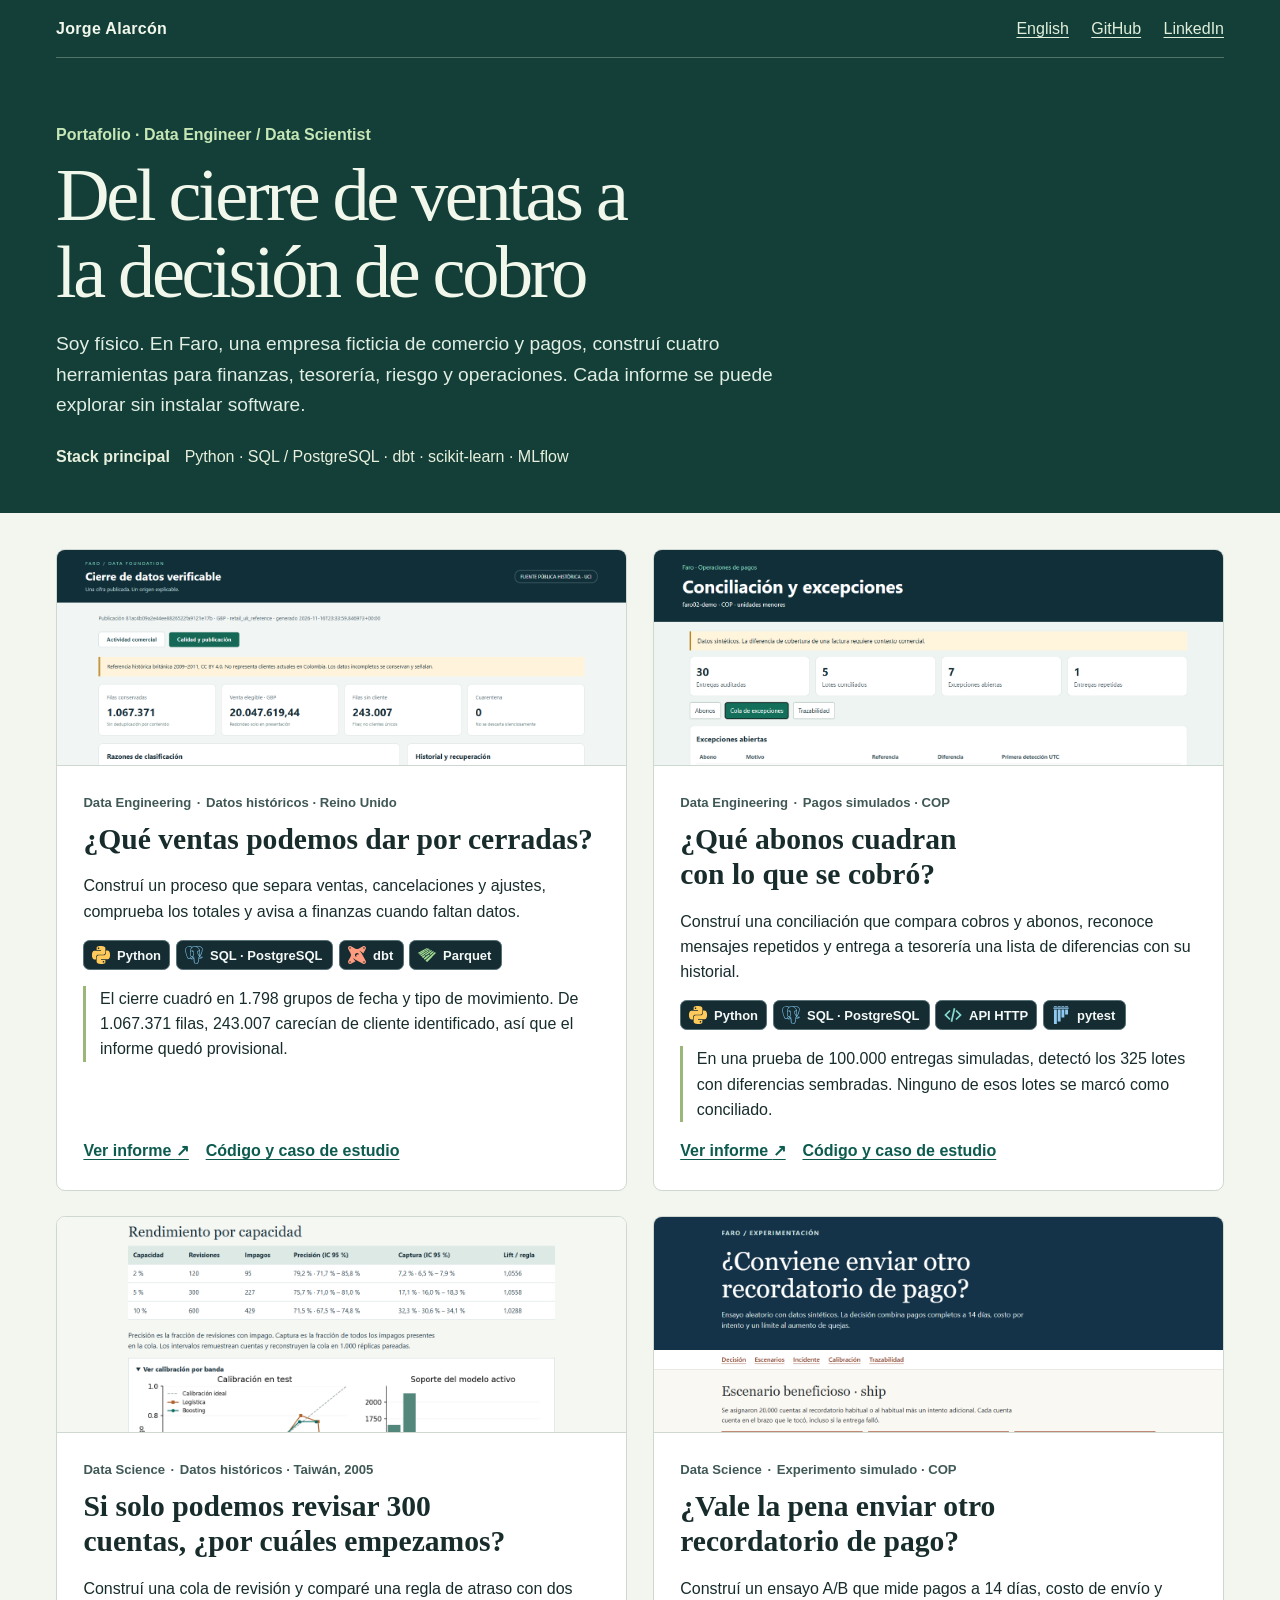
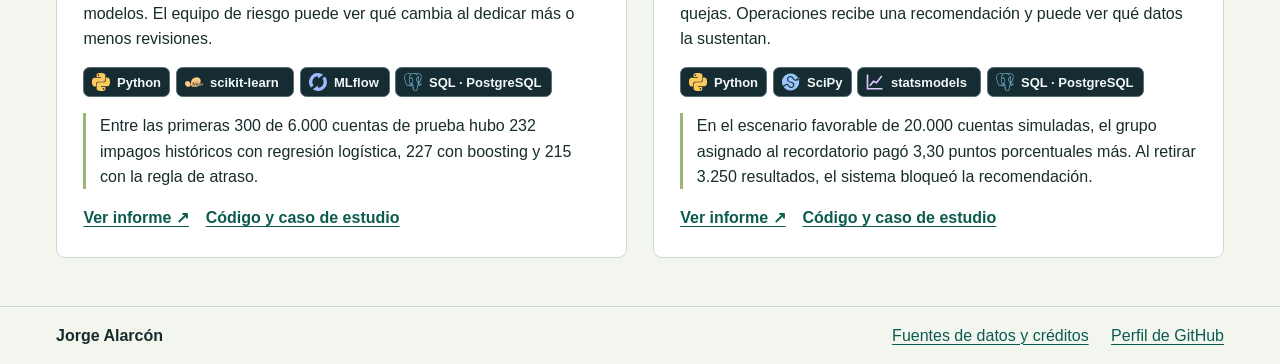
<file: docs/index.html>
<!doctype html>
<html lang="es"><head><meta charset="utf-8"><meta name="viewport" content="width=device-width,initial-scale=1"><meta name="description" content="Cuatro casos de ingeniería y ciencia de datos de Jorge Alarcón, con informes reproducibles sobre ventas, pagos, riesgo y experimentación."><meta name="theme-color" content="#133f38">
<title>Jorge Alarcón · Ingeniería y ciencia de datos</title><link rel="stylesheet" href="assets/portfolio.css"></head>
<body><a href="#proyectos" class="skip">Saltar a los proyectos</a><header><div class="wrap mast"><strong>Jorge Alarcón</strong><nav aria-label="Idioma y contacto"><a href="en/index.html" hreflang="en" lang="en">English</a><a href="https://github.com/jorgealarcon07">GitHub</a><a href="https://www.linkedin.com/in/jorgealarconp/">LinkedIn</a></nav></div></header>
<main><section class="intro"><div class="wrap"><p class="eyebrow">Portafolio · Data Engineer / Data Scientist</p><h1>Del cierre de ventas a la decisión de cobro</h1><p class="lead">Soy físico. En Faro, una empresa ficticia de comercio y pagos, construí cuatro herramientas para finanzas, tesorería, riesgo y operaciones. Cada informe se puede explorar sin instalar software.</p><p class="core"><strong>Stack principal</strong> Python · SQL / PostgreSQL · dbt · scikit-learn · MLflow</p></div></section>
<section id="proyectos" aria-label="Cuatro proyectos de Faro" class="wrap grid"><article>
<a class="shot" href="cierre-de-ventas/index.html" aria-label="Abrir el informe de cierre de ventas"><img src="assets/informes/cierre-de-ventas.png" loading="lazy" alt="Informe de calidad del cierre con el estado provisional y los motivos"></a>
<div class="copy"><p class="meta">Data Engineering <span>·</span> Datos históricos · Reino Unido</p>
<h2>¿Qué ventas podemos dar por cerradas?</h2><p>Construí un proceso que separa ventas, cancelaciones y ajustes, comprueba los totales y avisa a finanzas cuando faltan datos.</p><div class="chips"><img src="assets/stack/python.svg" width="87" height="30" alt="Python"><img src="assets/stack/postgresql.svg" width="157" height="30" alt="SQL · PostgreSQL"><img src="assets/stack/dbt.svg" width="65" height="30" alt="dbt"><img src="assets/stack/apacheparquet.svg" width="93" height="30" alt="Parquet"></div>
<p class="result">El cierre cuadró en 1.798 grupos de fecha y tipo de movimiento. De 1.067.371 filas, 243.007 carecían de cliente identificado, así que el informe quedó provisional.</p><div class="actions"><a href="cierre-de-ventas/index.html">Ver informe <span aria-hidden="true">↗</span></a><a href="https://github.com/jorgealarcon07/faro-data-foundation/blob/main/README.es.md">Código y caso de estudio</a></div></div></article><article>
<a class="shot" href="conciliacion-de-pagos/index.html" aria-label="Abrir el informe de conciliación de pagos"><img src="assets/informes/conciliacion-de-pagos.png" loading="lazy" alt="Cola de diferencias de conciliación con el lote y su motivo de revisión"></a>
<div class="copy"><p class="meta">Data Engineering <span>·</span> Pagos simulados · COP</p>
<h2>¿Qué abonos cuadran con lo que se cobró?</h2><p>Construí una conciliación que compara cobros y abonos, reconoce mensajes repetidos y entrega a tesorería una lista de diferencias con su historial.</p><div class="chips"><img src="assets/stack/python.svg" width="87" height="30" alt="Python"><img src="assets/stack/postgresql.svg" width="157" height="30" alt="SQL · PostgreSQL"><img src="assets/stack/http.svg" width="102" height="30" alt="API HTTP"><img src="assets/stack/pytest.svg" width="83" height="30" alt="pytest"></div>
<p class="result">En una prueba de 100.000 entregas simuladas, detectó los 325 lotes con diferencias sembradas. Ninguno de esos lotes se marcó como conciliado.</p><div class="actions"><a href="conciliacion-de-pagos/index.html">Ver informe <span aria-hidden="true">↗</span></a><a href="https://github.com/jorgealarcon07/faro-reconciliation/blob/main/README.es.md">Código y caso de estudio</a></div></div></article><article>
<a class="shot" href="revision-de-riesgo/index.html" aria-label="Abrir el informe de priorización de cuentas"><img src="assets/informes/revision-de-riesgo.png" loading="lazy" alt="Comparación de los modelos al variar la cantidad de cuentas que se pueden revisar"></a>
<div class="copy"><p class="meta">Data Science <span>·</span> Datos históricos · Taiwán, 2005</p>
<h2>Si solo podemos revisar 300 cuentas, ¿por cuáles empezamos?</h2><p>Construí una cola de revisión y comparé una regla de atraso con dos modelos. El equipo de riesgo puede ver qué cambia al dedicar más o menos revisiones.</p><div class="chips"><img src="assets/stack/python.svg" width="87" height="30" alt="Python"><img src="assets/stack/scikitlearn.svg" width="118" height="30" alt="scikit-learn"><img src="assets/stack/mlflow.svg" width="90" height="30" alt="MLflow"><img src="assets/stack/postgresql.svg" width="157" height="30" alt="SQL · PostgreSQL"></div>
<p class="result">Entre las primeras 300 de 6.000 cuentas de prueba hubo 232 impagos históricos con regresión logística, 227 con boosting y 215 con la regla de atraso.</p><div class="actions"><a href="revision-de-riesgo/index.html">Ver informe <span aria-hidden="true">↗</span></a><a href="https://github.com/jorgealarcon07/faro-risk-policy/blob/main/README.es.md">Código y caso de estudio</a></div></div></article><article>
<a class="shot" href="experimento-de-recordatorios/index.html" aria-label="Abrir el informe de experimento de recordatorios"><img src="assets/informes/experimento-de-recordatorios.png" loading="lazy" alt="Decisión del ensayo con la diferencia de pagos y el límite de quejas"></a>
<div class="copy"><p class="meta">Data Science <span>·</span> Experimento simulado · COP</p>
<h2>¿Vale la pena enviar otro recordatorio de pago?</h2><p>Construí un ensayo A/B que mide pagos a 14 días, costo de envío y quejas. Operaciones recibe una recomendación y puede ver qué datos la sustentan.</p><div class="chips"><img src="assets/stack/python.svg" width="87" height="30" alt="Python"><img src="assets/stack/scipy.svg" width="79" height="30" alt="SciPy"><img src="assets/stack/statsmodels.svg" width="124" height="30" alt="statsmodels"><img src="assets/stack/postgresql.svg" width="157" height="30" alt="SQL · PostgreSQL"></div>
<p class="result">En el escenario favorable de 20.000 cuentas simuladas, el grupo asignado al recordatorio pagó 3,30 puntos porcentuales más. Al retirar 3.250 resultados, el sistema bloqueó la recomendación.</p><div class="actions"><a href="experimento-de-recordatorios/index.html">Ver informe <span aria-hidden="true">↗</span></a><a href="https://github.com/jorgealarcon07/faro-experiment-lab/blob/main/README.es.md">Código y caso de estudio</a></div></div></article></section></main>
<footer><div class="wrap"><span>Jorge Alarcón</span><a href="fuentes.html">Fuentes de datos y créditos</a><a href="https://github.com/jorgealarcon07">Perfil de GitHub</a></div></footer></body></html>
</file>
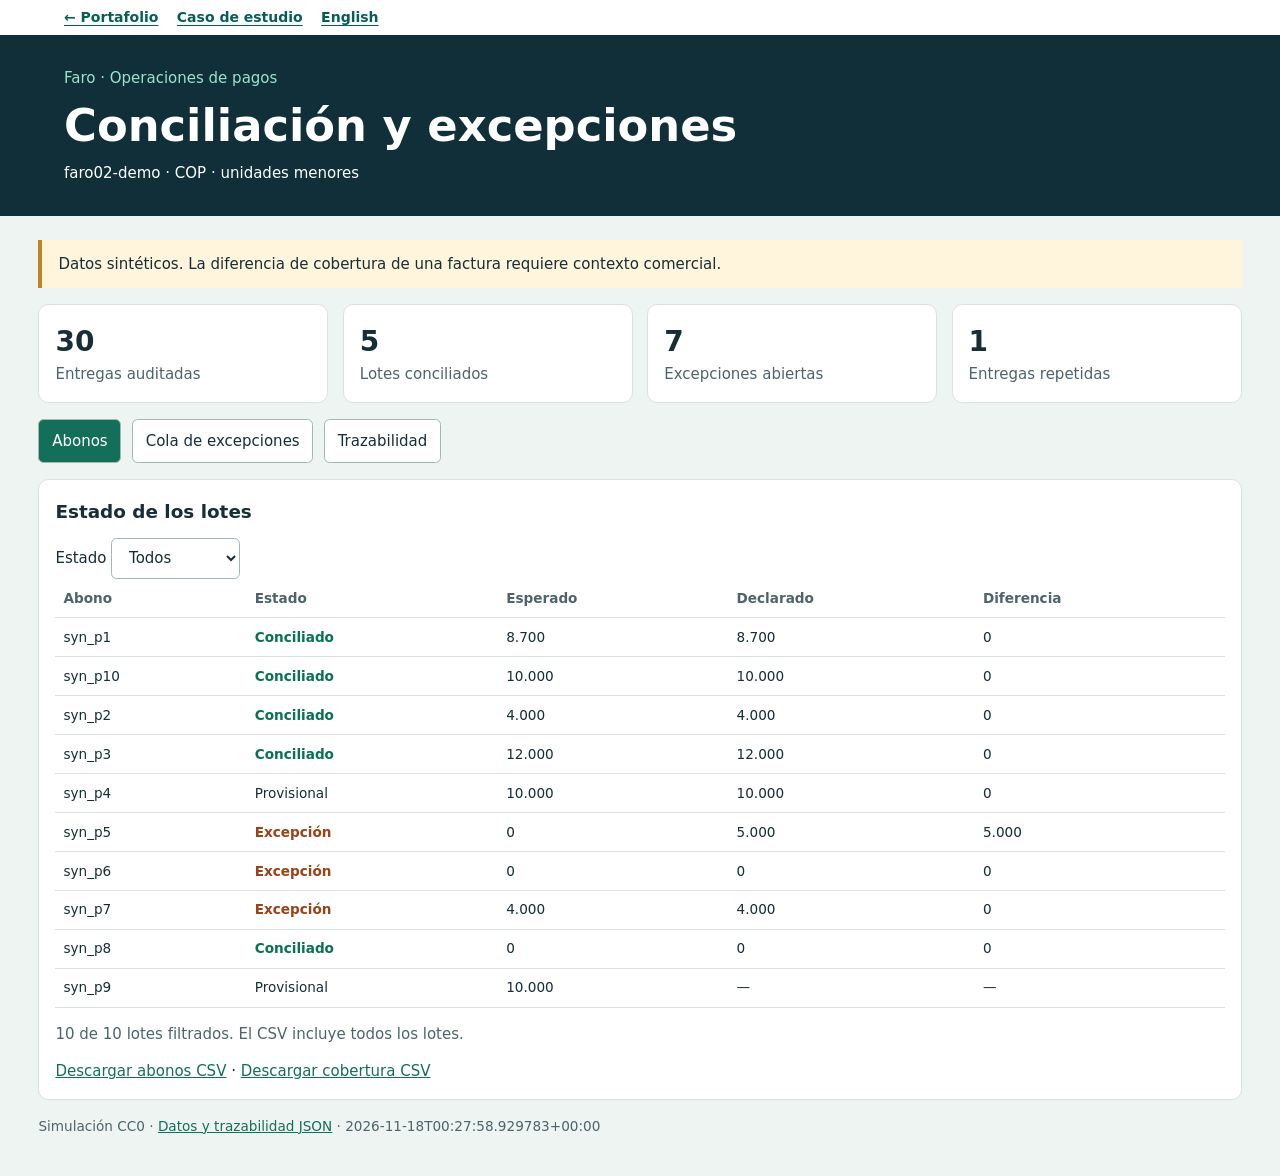
<file: docs/conciliacion-de-pagos/index.html>
<!doctype html>
<html lang="es">
<head>
<meta charset="utf-8">
<meta name="viewport" content="width=device-width, initial-scale=1">
<title>Faro · Conciliación</title>
<style>
:root{color-scheme:light;--ink:#172e36;--sub:#4d646b;--line:#d8e3e1;--bg:#edf4f1;--brand:#136f5a}
*{box-sizing:border-box}body{margin:0;color:var(--ink);background:var(--bg);font:15px/1.5 "Segoe UI",system-ui,sans-serif}
header{background:#102f39;color:white;padding:2rem max(5vw,1rem)}h1{font-size:clamp(1.8rem,4vw,2.8rem);margin:.15rem 0}.kicker{color:#9ce3ca}
main{width:min(1260px,94vw);margin:1.5rem auto}.notice{padding:.8rem 1rem;border-left:4px solid #be8524;background:#fff4dc}
.cards{display:grid;grid-template-columns:repeat(4,1fr);gap:.9rem;margin:1rem 0}.card,section{background:white;border:1px solid var(--line);border-radius:.65rem;padding:1rem}
.card strong{display:block;font-size:1.75rem}.card span,.meta,footer{color:var(--sub)}nav{display:flex;gap:.65rem;margin:1rem 0;flex-wrap:wrap}
button,select{padding:.6rem .8rem;background:white;color:var(--ink);border:1px solid #a4b8b3;border-radius:.35rem;font:inherit}
button[aria-selected=true]{background:var(--brand);color:white}button{cursor:pointer}a{color:var(--brand)}h2{margin:.15rem 0 .75rem;font-size:1.15rem}
.grid{display:grid;grid-template-columns:1fr 1fr;gap:.9rem}.scroll{overflow:auto;max-height:470px}table{width:100%;border-collapse:collapse;font-size:.85rem}
td,th{border-bottom:1px solid var(--line);padding:.55rem .5rem;text-align:left;vertical-align:top}th{color:var(--sub);background:white;position:sticky;top:0}
td{font-variant-numeric:tabular-nums}.reconciled{color:#087253;font-weight:650}.exception{color:#9a4218;font-weight:650}
footer{padding:1rem 0;font-size:.85rem}section+section{margin-top:.85rem}.grid section+section{margin-top:0}
@media(max-width:800px){.cards,.grid{grid-template-columns:repeat(2,1fr)}}@media(max-width:550px){.grid{grid-template-columns:1fr}}
.language{display:flex;gap:.4rem 1.15rem;flex-wrap:wrap;margin:0;padding:.45rem max(1rem,5vw);background:#fff}.language a{white-space:normal;padding:0;color:#075e57;font:600 14px/1.5 system-ui,sans-serif;text-underline-offset:.18em}
</style>
</head>
<body><nav aria-label="Navegación del informe" class="language"><a href="../index.html">← Portafolio</a><a href="https://github.com/jorgealarcon07/faro-reconciliation/blob/main/CASO_DE_ESTUDIO.md">Caso de estudio</a><a href="index.en.html" hreflang="en" lang="en">English</a></nav>
<header><div class="kicker">Faro · Operaciones de pagos</div><h1>Conciliación y excepciones</h1><div>faro02-demo · COP · unidades menores</div></header>
<main>
<p class="notice">Datos sintéticos. La diferencia de cobertura de una factura requiere contexto comercial.</p>
<div class="cards" id="cards"></div>
<nav role="tablist" aria-label="Vistas de conciliación">
<button role="tab" id="tab-lots" aria-controls="lots" aria-selected="true">Abonos</button>
<button role="tab" id="tab-queue" aria-controls="queue" aria-selected="false">Cola de excepciones</button>
<button role="tab" id="tab-trace" aria-controls="trace" aria-selected="false">Trazabilidad</button>
</nav>
<div id="lots" role="tabpanel" aria-labelledby="tab-lots">
<section><h2>Estado de los lotes</h2>
<label>Estado <select id="filter"><option value="">Todos</option><option value="reconciled">Conciliado</option><option value="exception">Excepción</option><option value="provisional">Provisional</option></select></label>
<div class="scroll" id="payout-table"></div><p class="meta" id="payout-count"></p>
<a href="payouts.csv">Descargar abonos CSV</a> · <a href="invoices.csv">Descargar cobertura CSV</a>
</section></div>
<div id="queue" role="tabpanel" aria-labelledby="tab-queue" hidden>
<section><h2>Excepciones abiertas</h2><div class="scroll" id="queue-table"></div>
<p class="meta">Prioridad por antigüedad y magnitud de la diferencia. La resolución requiere evidencia aplicada.</p>
<a href="exceptions.csv">Descargar cola CSV</a></section>
</div>
<div id="trace" role="tabpanel" aria-labelledby="tab-trace" hidden>
<section><h2 id="focus-title"></h2><p class="meta" id="focus-caption"></p></section>
<div class="grid" style="margin-top:.9rem"><section><h2>Movimientos que explican el abono</h2><div class="scroll" id="movement-table"></div></section>
<section><h2>Entregas recibidas</h2><div class="scroll" id="receipt-table"></div></section></div>
<section><h2>Auditoría y evidencia de resolución</h2><div class="scroll" id="audit-table"></div></section>
</div>
<footer>Simulación CC0 · <a href="reconciliation.json">Datos y trazabilidad JSON</a> · <span id="generated"></span></footer>
</main>
<script type="application/json" id="payload">{"case": "faro02-demo", "source_namespace": "payments_cop_synthetic", "data_kind": "synthetic", "currency": "COP", "exponent": 2, "generated_at": "2026-11-18T00:27:58.929783+00:00", "data_sha256": "454c392e3468da7042c53daa6b911e94f0a09a2f4d39a2672f028892ccdad7c7", "metrics": {"receipts": 30, "invalid": 0, "unique_payloads": 29, "identical_payload_repeats": 1, "lot_states": {"reconciled": 5, "provisional": 2, "exception": 3}, "lots": 10, "event_states": {"applied": 23, "duplicate_effect": 1, "superseded": 1, "pending_dependency": 2, "rejected": 1}, "open_issues": 7, "oldest_issue_seconds": 0.541654, "absolute_unexplained_minor": 5000, "movements": 14}, "exceptions": [{"code": "missing_invoice", "subject": "syn_5_a", "blocking": true, "issue_id": "47206174a47187bba5fd", "payout_id": "syn_p5", "currency": "COP", "opened_at": "2026-11-18T00:27:58.388129+00:00", "difference_minor": 5000}, {"code": "missing_declared_effect", "subject": "syn_e_5_a", "blocking": true, "issue_id": "5092a7a762db9b426624", "payout_id": "syn_p5", "currency": "COP", "opened_at": "2026-11-18T00:27:58.388129+00:00", "difference_minor": 5000}, {"code": "payout_mismatch", "subject": "syn_p5", "blocking": true, "issue_id": "7295d567d323e3d3200f", "payout_id": "syn_p5", "currency": "COP", "opened_at": "2026-11-18T00:27:58.388129+00:00", "difference_minor": 5000}, {"code": "event_payload_conflict", "subject": "syn_6_a", "blocking": true, "issue_id": "6003f609e2ee4f651ecc", "payout_id": "syn_p6", "currency": "COP", "opened_at": "2026-11-18T00:27:58.392778+00:00", "difference_minor": 0}, {"code": "missing_declared_effect", "subject": "syn_e_6_a", "blocking": true, "issue_id": "c2fc609e0c574fff1b59", "payout_id": "syn_p6", "currency": "COP", "opened_at": "2026-11-18T00:27:58.392778+00:00", "difference_minor": 0}, {"code": "refunds_exceed_capture", "subject": "syn_7_r", "blocking": true, "issue_id": "33d337e803e6fa4177d5", "payout_id": "syn_p7", "currency": "COP", "opened_at": "2026-11-18T00:27:58.396653+00:00", "difference_minor": 0}, {"code": "missing_declared_effect", "subject": "syn_e_7_r", "blocking": true, "issue_id": "7192726bab0776006e74", "payout_id": "syn_p7", "currency": "COP", "opened_at": "2026-11-18T00:27:58.396653+00:00", "difference_minor": 0}], "snapshot": {"payouts": [{"payout_id": "syn_p1", "state": "reconciled", "expected_minor": 8700, "declared_minor": 8700, "difference_minor": 0, "statement_effect_id": "syn_e_1_revision", "finalized": true, "issues": [], "event_states": {"syn_1_a": "applied", "syn_1_b": "applied", "syn_1_fee": "applied", "syn_1_alias": "duplicate_effect", "syn_1_payout": "superseded", "syn_1_refund": "applied", "syn_1_revision": "applied"}}, {"payout_id": "syn_p10", "state": "reconciled", "expected_minor": 10000, "declared_minor": 10000, "difference_minor": 0, "statement_effect_id": "syn_e_10_payout", "finalized": true, "issues": [], "event_states": {"syn_10_a": "applied", "syn_10_fee": "applied", "syn_10_rev": "applied", "syn_10_payout": "applied"}}, {"payout_id": "syn_p2", "state": "reconciled", "expected_minor": 4000, "declared_minor": 4000, "difference_minor": 0, "statement_effect_id": "syn_e_2_payout", "finalized": true, "issues": [], "event_states": {"syn_2_a": "applied", "syn_2_payout": "applied"}}, {"payout_id": "syn_p3", "state": "reconciled", "expected_minor": 12000, "declared_minor": 12000, "difference_minor": 0, "statement_effect_id": "syn_e_3_payout", "finalized": true, "issues": [], "event_states": {"syn_3_a": "applied", "syn_3_payout": "applied"}}, {"payout_id": "syn_p4", "state": "provisional", "expected_minor": 10000, "declared_minor": 10000, "difference_minor": 0, "statement_effect_id": "syn_e_4_payout", "finalized": false, "issues": [], "event_states": {"syn_4_a": "applied", "syn_4_payout": "applied"}}, {"payout_id": "syn_p5", "state": "exception", "expected_minor": 0, "declared_minor": 5000, "difference_minor": 5000, "statement_effect_id": "syn_e_5_payout", "finalized": true, "issues": [{"code": "missing_declared_effect", "subject": "syn_e_5_a", "blocking": true}, {"code": "missing_invoice", "subject": "syn_5_a", "blocking": true}, {"code": "payout_mismatch", "subject": "syn_p5", "blocking": true}], "event_states": {"syn_5_a": "pending_dependency", "syn_5_payout": "applied"}}, {"payout_id": "syn_p6", "state": "exception", "expected_minor": 0, "declared_minor": 0, "difference_minor": 0, "statement_effect_id": "syn_e_6_payout", "finalized": true, "issues": [{"code": "event_payload_conflict", "subject": "syn_6_a", "blocking": true}, {"code": "missing_declared_effect", "subject": "syn_e_6_a", "blocking": true}], "event_states": {"syn_6_a": "pending_dependency", "syn_6_payout": "applied"}}, {"payout_id": "syn_p7", "state": "exception", "expected_minor": 4000, "declared_minor": 4000, "difference_minor": 0, "statement_effect_id": "syn_e_7_payout", "finalized": true, "issues": [{"code": "missing_declared_effect", "subject": "syn_e_7_r", "blocking": true}, {"code": "refunds_exceed_capture", "subject": "syn_7_r", "blocking": true}], "event_states": {"syn_7_a": "applied", "syn_7_r": "rejected", "syn_7_payout": "applied"}}, {"payout_id": "syn_p8", "state": "reconciled", "expected_minor": 0, "declared_minor": 0, "difference_minor": 0, "statement_effect_id": "syn_e_8_payout", "finalized": true, "issues": [], "event_states": {"syn_8_a": "applied", "syn_8_rev": "applied", "syn_8_payout": "applied"}}, {"payout_id": "syn_p9", "state": "provisional", "expected_minor": 10000, "declared_minor": null, "difference_minor": null, "statement_effect_id": null, "finalized": false, "issues": [], "event_states": {"syn_9_a": "applied"}}], "invoices": [{"invoice_id": "syn_i1", "original_minor": 10000, "net_collected_minor": 9000, "coverage_difference_minor": 1000, "coverage_state": "partially_covered"}, {"invoice_id": "syn_i10", "original_minor": 10000, "net_collected_minor": 10000, "coverage_difference_minor": 0, "coverage_state": "covered"}, {"invoice_id": "syn_i2", "original_minor": 10000, "net_collected_minor": 4000, "coverage_difference_minor": 6000, "coverage_state": "partially_covered"}, {"invoice_id": "syn_i3", "original_minor": 10000, "net_collected_minor": 12000, "coverage_difference_minor": -2000, "coverage_state": "overpaid"}, {"invoice_id": "syn_i4", "original_minor": 10000, "net_collected_minor": 10000, "coverage_difference_minor": 0, "coverage_state": "covered"}, {"invoice_id": "syn_i5", "original_minor": 10000, "net_collected_minor": 0, "coverage_difference_minor": 10000, "coverage_state": "uncovered"}, {"invoice_id": "syn_i6", "original_minor": 10000, "net_collected_minor": 0, "coverage_difference_minor": 10000, "coverage_state": "uncovered"}, {"invoice_id": "syn_i7", "original_minor": 10000, "net_collected_minor": 4000, "coverage_difference_minor": 6000, "coverage_state": "partially_covered"}, {"invoice_id": "syn_i8", "original_minor": 10000, "net_collected_minor": 0, "coverage_difference_minor": 10000, "coverage_state": "uncovered"}, {"invoice_id": "syn_i9", "original_minor": 10000, "net_collected_minor": 10000, "coverage_difference_minor": 0, "coverage_state": "covered"}], "movements": [{"effect_id": "syn_e_10_a", "payout_id": "syn_p10", "invoice_id": "syn_i10", "event_id": "syn_10_a", "event_type": "capture", "signed_minor": 10000, "invoice_delta_minor": 10000, "reference_effect_id": null}, {"effect_id": "syn_e_10_fee", "payout_id": "syn_p10", "invoice_id": null, "event_id": "syn_10_fee", "event_type": "fee", "signed_minor": -300, "invoice_delta_minor": 0, "reference_effect_id": null}, {"effect_id": "syn_e_10_rev", "payout_id": "syn_p10", "invoice_id": null, "event_id": "syn_10_rev", "event_type": "reversal", "signed_minor": 300, "invoice_delta_minor": 0, "reference_effect_id": "syn_e_10_fee"}, {"effect_id": "syn_e_1_a", "payout_id": "syn_p1", "invoice_id": "syn_i1", "event_id": "syn_1_a", "event_type": "capture", "signed_minor": 6000, "invoice_delta_minor": 6000, "reference_effect_id": null}, {"effect_id": "syn_e_1_b", "payout_id": "syn_p1", "invoice_id": "syn_i1", "event_id": "syn_1_b", "event_type": "capture", "signed_minor": 4000, "invoice_delta_minor": 4000, "reference_effect_id": null}, {"effect_id": "syn_e_1_fee", "payout_id": "syn_p1", "invoice_id": null, "event_id": "syn_1_fee", "event_type": "fee", "signed_minor": -300, "invoice_delta_minor": 0, "reference_effect_id": null}, {"effect_id": "syn_e_1_refund", "payout_id": "syn_p1", "invoice_id": "syn_i1", "event_id": "syn_1_refund", "event_type": "refund", "signed_minor": -1000, "invoice_delta_minor": -1000, "reference_effect_id": "syn_e_1_b"}, {"effect_id": "syn_e_2_a", "payout_id": "syn_p2", "invoice_id": "syn_i2", "event_id": "syn_2_a", "event_type": "capture", "signed_minor": 4000, "invoice_delta_minor": 4000, "reference_effect_id": null}, {"effect_id": "syn_e_3_a", "payout_id": "syn_p3", "invoice_id": "syn_i3", "event_id": "syn_3_a", "event_type": "capture", "signed_minor": 12000, "invoice_delta_minor": 12000, "reference_effect_id": null}, {"effect_id": "syn_e_4_a", "payout_id": "syn_p4", "invoice_id": "syn_i4", "event_id": "syn_4_a", "event_type": "capture", "signed_minor": 10000, "invoice_delta_minor": 10000, "reference_effect_id": null}, {"effect_id": "syn_e_7_a", "payout_id": "syn_p7", "invoice_id": "syn_i7", "event_id": "syn_7_a", "event_type": "capture", "signed_minor": 4000, "invoice_delta_minor": 4000, "reference_effect_id": null}, {"effect_id": "syn_e_8_a", "payout_id": "syn_p8", "invoice_id": "syn_i8", "event_id": "syn_8_a", "event_type": "capture", "signed_minor": 5000, "invoice_delta_minor": 5000, "reference_effect_id": null}, {"effect_id": "syn_e_8_rev", "payout_id": "syn_p8", "invoice_id": "syn_i8", "event_id": "syn_8_rev", "event_type": "reversal", "signed_minor": -5000, "invoice_delta_minor": -5000, "reference_effect_id": "syn_e_8_a"}, {"effect_id": "syn_e_9_a", "payout_id": "syn_p9", "invoice_id": "syn_i9", "event_id": "syn_9_a", "event_type": "capture", "signed_minor": 10000, "invoice_delta_minor": 10000, "reference_effect_id": null}], "unassigned_issues": []}, "detail": {"case_id": "faro02-demo", "payout_id": "syn_p1", "state": "reconciled", "expected_minor": 8700, "declared_minor": 8700, "difference_minor": 0, "statement_effect_id": "syn_e_1_revision", "finalized": true, "issues": [], "event_states": {"syn_1_a": "applied", "syn_1_b": "applied", "syn_1_fee": "applied", "syn_1_alias": "duplicate_effect", "syn_1_payout": "superseded", "syn_1_refund": "applied", "syn_1_revision": "applied"}, "unassigned_issues": [], "movements": [{"case_id": "faro02-demo", "effect_id": "syn_e_1_a", "payout_id": "syn_p1", "invoice_id": "syn_i1", "event_id": "syn_1_a", "event_type": "capture", "signed_minor": 6000, "invoice_delta_minor": 6000, "reference_effect_id": null}, {"case_id": "faro02-demo", "effect_id": "syn_e_1_b", "payout_id": "syn_p1", "invoice_id": "syn_i1", "event_id": "syn_1_b", "event_type": "capture", "signed_minor": 4000, "invoice_delta_minor": 4000, "reference_effect_id": null}, {"case_id": "faro02-demo", "effect_id": "syn_e_1_fee", "payout_id": "syn_p1", "invoice_id": null, "event_id": "syn_1_fee", "event_type": "fee", "signed_minor": -300, "invoice_delta_minor": 0, "reference_effect_id": null}, {"case_id": "faro02-demo", "effect_id": "syn_e_1_refund", "payout_id": "syn_p1", "invoice_id": "syn_i1", "event_id": "syn_1_refund", "event_type": "refund", "signed_minor": -1000, "invoice_delta_minor": -1000, "reference_effect_id": "syn_e_1_b"}], "receipts": [{"receipt_id": 421, "position": 0, "checksum": "1c3d26bd745ece6173dcaa0961f33dc645ee22b68eb056e5f2ceaf47771604f6", "event_id": "syn_1_refund", "feed_id": "aa6109f9ef80f4e327298877a7cb532eda317cf8f077a7787d87a26f366d5696", "received_at": "2026-11-18 00:27:58.315672+00:00", "validation_error": null}, {"receipt_id": 422, "position": 1, "checksum": "91eaef0ace1d91089e1d1481ad423b0e0bb4a85f0aae2f1da3be4bee4196c5d8", "event_id": "syn_1_a", "feed_id": "aa6109f9ef80f4e327298877a7cb532eda317cf8f077a7787d87a26f366d5696", "received_at": "2026-11-18 00:27:58.316021+00:00", "validation_error": null}, {"receipt_id": 423, "position": 2, "checksum": "91eaef0ace1d91089e1d1481ad423b0e0bb4a85f0aae2f1da3be4bee4196c5d8", "event_id": "syn_1_a", "feed_id": "aa6109f9ef80f4e327298877a7cb532eda317cf8f077a7787d87a26f366d5696", "received_at": "2026-11-18 00:27:58.337901+00:00", "validation_error": null}, {"receipt_id": 424, "position": 3, "checksum": "d085b5ad458ac511de3c9f545e940c0eaf02f0536a1f721e3c55f064fe0dc18a", "event_id": "syn_1_alias", "feed_id": "aa6109f9ef80f4e327298877a7cb532eda317cf8f077a7787d87a26f366d5696", "received_at": "2026-11-18 00:27:58.337969+00:00", "validation_error": null}, {"receipt_id": 425, "position": 4, "checksum": "0ef53ccd4a9efbfeacd19dce11254b1d52a9253ed77e1ecce43bd32e057d6fe7", "event_id": "syn_1_fee", "feed_id": "aa6109f9ef80f4e327298877a7cb532eda317cf8f077a7787d87a26f366d5696", "received_at": "2026-11-18 00:27:58.341900+00:00", "validation_error": null}, {"receipt_id": 426, "position": 5, "checksum": "847664cc81ea70a7bc62362b02361d5c7dde9d88c851d8c857a3ec88378f8b68", "event_id": "syn_1_payout", "feed_id": "aa6109f9ef80f4e327298877a7cb532eda317cf8f077a7787d87a26f366d5696", "received_at": "2026-11-18 00:27:58.341929+00:00", "validation_error": null}, {"receipt_id": 427, "position": 6, "checksum": "8ef4bdfb1d00016b01b3183373d899d826251a86c66efc58cea336587ab84fdd", "event_id": "syn_1_b", "feed_id": "aa6109f9ef80f4e327298877a7cb532eda317cf8f077a7787d87a26f366d5696", "received_at": "2026-11-18 00:27:58.368828+00:00", "validation_error": null}, {"receipt_id": 429, "position": 7, "checksum": "4b19aa498fd25820f6ca2ba8f4a8aea272f11a32b498d63edefdd28aaf370c5a", "event_id": "syn_1_revision", "feed_id": "aa6109f9ef80f4e327298877a7cb532eda317cf8f077a7787d87a26f366d5696", "received_at": "2026-11-18 00:27:58.378263+00:00", "validation_error": null}], "audit": [{"audit_id": 228, "case_id": "faro02-demo", "payout_id": "syn_p1", "action": "projection", "actor": "processor", "reason": "Recomputed from immutable receipts", "evidence": {"state": "provisional", "issues": [{"code": "missing_capture", "subject": "syn_1_refund", "blocking": true}], "from_state": null, "transitions": {"syn_1_a": ["received", "applied"], "syn_1_refund": ["received", "pending_dependency"]}, "previous_issues": [], "difference_minor": null, "statement_effect_id": null}, "recorded_at": "2026-11-18 00:27:58.322123+00:00"}, {"audit_id": 229, "case_id": "faro02-demo", "payout_id": "syn_p1", "action": "projection", "actor": "processor", "reason": "Recomputed from immutable receipts", "evidence": {"state": "provisional", "issues": [{"code": "missing_capture", "subject": "syn_1_refund", "blocking": true}], "from_state": "provisional", "transitions": {"syn_1_alias": ["received", "duplicate_effect"]}, "previous_issues": [{"code": "missing_capture", "subject": "syn_1_refund", "blocking": true}], "difference_minor": null, "statement_effect_id": null}, "recorded_at": "2026-11-18 00:27:58.339759+00:00"}, {"audit_id": 230, "case_id": "faro02-demo", "payout_id": "syn_p1", "action": "projection", "actor": "processor", "reason": "Recomputed from immutable receipts", "evidence": {"state": "exception", "issues": [{"code": "missing_capture", "subject": "syn_1_refund", "blocking": true}, {"code": "missing_declared_effect", "subject": "syn_e_1_b", "blocking": true}, {"code": "missing_declared_effect", "subject": "syn_e_1_refund", "blocking": true}, {"code": "payout_mismatch", "subject": "syn_p1", "blocking": true}], "from_state": "provisional", "transitions": {"syn_1_fee": ["received", "applied"], "syn_1_payout": ["received", "applied"]}, "previous_issues": [{"code": "missing_capture", "subject": "syn_1_refund", "blocking": true}], "difference_minor": 2900, "statement_effect_id": "syn_e_1_payout"}, "recorded_at": "2026-11-18 00:27:58.343691+00:00"}, {"audit_id": 231, "case_id": "faro02-demo", "payout_id": "syn_p1", "action": "projection", "actor": "processor", "reason": "Recomputed from immutable receipts", "evidence": {"state": "exception", "issues": [{"code": "payout_mismatch", "subject": "syn_p1", "blocking": true}], "from_state": "exception", "transitions": {"syn_1_b": ["received", "applied"], "syn_1_refund": ["pending_dependency", "applied"]}, "previous_issues": [{"code": "missing_capture", "subject": "syn_1_refund", "blocking": true}, {"code": "missing_declared_effect", "subject": "syn_e_1_b", "blocking": true}, {"code": "missing_declared_effect", "subject": "syn_e_1_refund", "blocking": true}, {"code": "payout_mismatch", "subject": "syn_p1", "blocking": true}], "difference_minor": -100, "statement_effect_id": "syn_e_1_payout"}, "recorded_at": "2026-11-18 00:27:58.370569+00:00"}, {"audit_id": 233, "case_id": "faro02-demo", "payout_id": "syn_p1", "action": "projection", "actor": "processor", "reason": "Recomputed from immutable receipts", "evidence": {"state": "reconciled", "issues": [], "from_state": "exception", "transitions": {"syn_1_payout": ["applied", "superseded"], "syn_1_revision": ["received", "applied"]}, "previous_issues": [{"code": "payout_mismatch", "subject": "syn_p1", "blocking": true}], "difference_minor": 0, "statement_effect_id": "syn_e_1_revision"}, "recorded_at": "2026-11-18 00:27:58.380026+00:00"}, {"audit_id": 246, "case_id": "faro02-demo", "payout_id": "syn_p1", "action": "resolution", "actor": "analista_faro", "reason": "La declaración revisada coincide con captura, devolución y comisión.", "evidence": {"actor": "analista_faro", "state": "reconciled", "reason": "La declaración revisada coincide con captura, devolución y comisión.", "issue_id": "0a23654b5de90a0ce3af", "payout_id": "syn_p1", "issue_audit_id": 231, "difference_minor": 0, "evidence_effect_id": "syn_e_1_revision"}, "recorded_at": "2026-11-18 00:27:58.926841+00:00"}]}}</script>
<script id="report-copy" type="application/json">{"js_locale": "es-CO", "js_reconciled": "Conciliado", "js_exception": "Excepción", "js_provisional": "Provisional", "js_empty": "Sin registros", "js_audited": "Entregas auditadas", "js_matches": "Lotes conciliados", "js_open": "Excepciones abiertas", "js_duplicates": "Entregas repetidas", "js_payout": "Abono", "js_state": "Estado", "js_expected": "Esperado", "js_declared": "Declarado", "js_difference": "Diferencia", "js_of": " de ", "js_filtered": " lotes filtrados. El CSV incluye todos los lotes.", "js_reason": "Motivo", "js_reference": "Referencia", "js_first_seen": "Primera detección UTC", "js_payout_prefix": "Abono ", "js_no_focus": "Abono sin detalle", "js_expected_suffix": " esperado · ", "js_declared_suffix": " declarado", "js_cli": "Consulta la CLI para abrir otro lote.", "js_type": "Tipo", "js_effect": "Efecto", "js_signed": "Importe firmado", "js_position": "Posición", "js_event": "Evento", "js_received": "Recepción UTC", "js_action": "Acción", "js_role": "Rol", "js_evidence": "Evidencia", "js_capture": "Captura", "js_refund": "Devolución", "js_fee": "Comisión", "js_projection": "Recálculo", "js_resolution": "Resolución", "js_event_payload_conflict": "Conflicto de contenido del evento", "js_missing_declared_effect": "Falta un movimiento declarado", "js_missing_invoice": "Falta la factura", "js_payout_mismatch": "El abono no cuadra", "js_refunds_exceed_capture": "Las devoluciones exceden la captura", "js_recomputed": "Recalculado a partir de entregas inmutables", "js_demo_resolution": "La declaración revisada coincide con captura, devolución y comisión."}</script>
<script>
const copy=JSON.parse(document.getElementById('report-copy').textContent);
const data=JSON.parse(document.getElementById('payload').textContent);
const el=id=>document.getElementById(id);
const number=value=>value===null||value===undefined?'—':Number(value).toLocaleString(copy.js_locale);
const states={reconciled:copy.js_reconciled,exception:copy.js_exception,provisional:copy.js_provisional};
const displayCodes={
  event_type:{capture:copy.js_capture,refund:copy.js_refund,fee:copy.js_fee},
  action:{projection:copy.js_projection,resolution:copy.js_resolution},
  code:{
    event_payload_conflict:copy.js_event_payload_conflict,
    missing_declared_effect:copy.js_missing_declared_effect,
    missing_invoice:copy.js_missing_invoice,
    payout_mismatch:copy.js_payout_mismatch,
    refunds_exceed_capture:copy.js_refunds_exceed_capture
  },
  reason:{
    'Recomputed from immutable receipts':copy.js_recomputed,
    'La declaración revisada coincide con captura, devolución y comisión.':copy.js_demo_resolution
  }
};
function table(id, rows, cols){
  const root=el(id), output=document.createElement('table'), head=output.createTHead().insertRow();
  for(const [,label] of cols){const item=document.createElement('th');item.scope='col';item.textContent=label;head.append(item)}
  const body=output.createTBody();
  for(const row of rows){const tr=body.insertRow();for(const [key] of cols){
    const cell=tr.insertCell(), value=row[key];
    const entries=displayCodes[key];
    const display=entries && Object.hasOwn(entries,value) ? entries[value] : undefined;
    cell.textContent=key==='state'?(states[value]??value):key.endsWith('_minor')?number(value):display??value??'—';
    if(display && display!==value)cell.title=value;
    if(key==='state')cell.className=value;
  }}
  if(!rows.length){const cell=body.insertRow().insertCell();cell.colSpan=cols.length;cell.textContent=copy.js_empty}
  root.replaceChildren(output);
}
const m=data.metrics;
for(const [value,label] of [[m.receipts,copy.js_audited],[m.lot_states.reconciled??0,copy.js_matches],[m.open_issues,copy.js_open],[m.identical_payload_repeats,copy.js_duplicates]]){
  const card=document.createElement('div'), strong=document.createElement('strong'), title=document.createElement('span');
  card.className='card'; strong.textContent=number(value); title.textContent=label; card.append(strong,title);el('cards').append(card)
}
const tabs=[...document.querySelectorAll('[role=tab]')];
function selectTab(selected){for(const tab of tabs){
  const active=tab===selected;tab.setAttribute('aria-selected',active);tab.tabIndex=active?0:-1;el(tab.getAttribute('aria-controls')).hidden=!active;
}}
tabs.forEach((tab,index)=>{
  tab.addEventListener('click',()=>selectTab(tab));
  tab.addEventListener('keydown',event=>{
    if(!['ArrowLeft','ArrowRight'].includes(event.key))return;
    event.preventDefault();const next=tabs[(index+tabs.length+(event.key==='ArrowRight'?1:-1))%tabs.length];
    selectTab(next);next.focus();
  });
});
selectTab(tabs[0]);
function renderPayouts(){
  const chosen=el('filter').value;
  const rows=data.snapshot.payouts.filter(p=>!chosen||p.state===chosen);
  table('payout-table',rows.slice(0,100),[['payout_id',copy.js_payout],['state',copy.js_state],['expected_minor',copy.js_expected],['declared_minor',copy.js_declared],['difference_minor',copy.js_difference]]);
  el('payout-count').textContent=number(Math.min(rows.length,100))+copy.js_of+number(rows.length)+copy.js_filtered;
}
el('filter').addEventListener('change',renderPayouts);renderPayouts();
table('queue-table',data.exceptions.slice(0,100),[['payout_id',copy.js_payout],['code',copy.js_reason],['subject',copy.js_reference],['difference_minor',copy.js_difference],['opened_at',copy.js_first_seen]]);
const focus=data.detail;
el('focus-title').textContent=focus?copy.js_payout_prefix+focus.payout_id:copy.js_no_focus;
el('focus-caption').textContent=focus?(states[focus.state]+' · '+number(focus.expected_minor)+copy.js_expected_suffix+number(focus.declared_minor)+copy.js_declared_suffix):copy.js_cli;
table('movement-table',focus?.movements??[],[['event_type',copy.js_type],['effect_id',copy.js_effect],['signed_minor',copy.js_signed]]);
table('receipt-table',focus?.receipts??[],[['position',copy.js_position],['event_id',copy.js_event],['received_at',copy.js_received]]);
table('audit-table',(focus?.audit??[]).map(a=>({...a,reference:a.evidence.evidence_effect_id??a.evidence.statement_effect_id})),
  [['action',copy.js_action],['actor',copy.js_role],['reason',copy.js_reason],['reference',copy.js_evidence]]);
el('generated').textContent=data.generated_at;
</script>
</body>
</html>
</file>
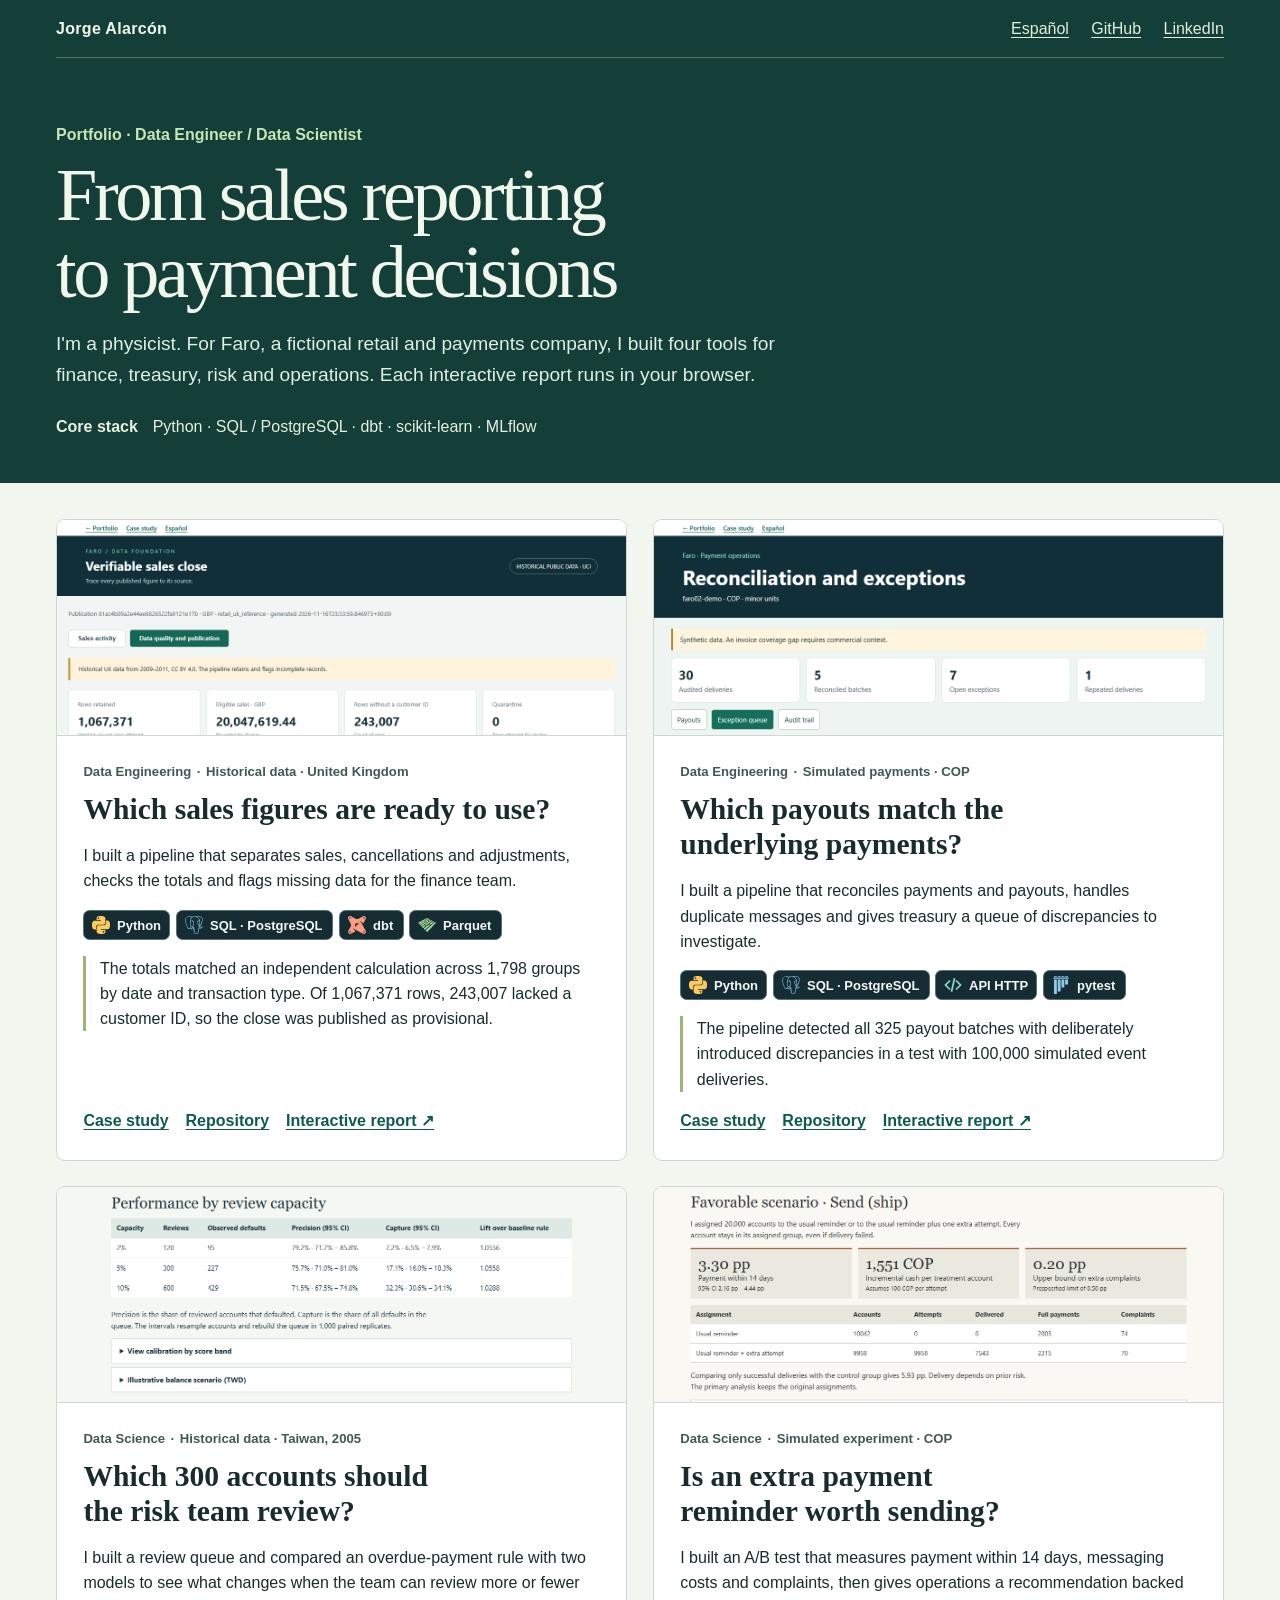
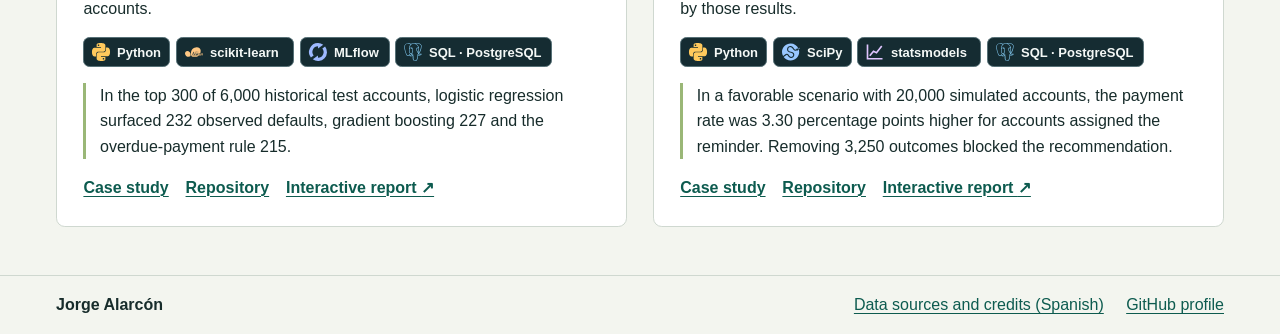
<file: docs/en/index.html>
<!doctype html>
<html lang="en">
<head>
  <meta charset="utf-8">
  <meta name="viewport" content="width=device-width,initial-scale=1">
  <meta name="description" content="Four portfolio projects by Jorge Alarcón covering data engineering, credit risk and A/B testing.">
  <meta name="theme-color" content="#133f38">
  <title>Jorge Alarcón · Data Engineering and Data Science</title>
  <link rel="stylesheet" href="../assets/portfolio.css">
</head>
<body>
  <a href="#projects" class="skip">Skip to projects</a>
  <header>
    <div class="wrap mast">
      <strong>Jorge Alarcón</strong>
      <nav aria-label="Language and contact">
        <a href="../index.html" hreflang="es" lang="es">Español</a>
        <a href="https://github.com/jorgealarcon07">GitHub</a>
        <a href="https://www.linkedin.com/in/jorgealarconp/">LinkedIn</a>
      </nav>
    </div>
  </header>
  <main>
    <section class="intro">
      <div class="wrap">
        <p class="eyebrow">Portfolio · Data Engineer / Data Scientist</p>
        <h1>From sales reporting to payment decisions</h1>
        <p class="lead">I'm a physicist. For Faro, a fictional retail and payments company, I built four tools for finance, treasury, risk and operations. Each interactive report runs in your browser.</p>
        <p class="core"><strong>Core stack</strong> Python · SQL / PostgreSQL · dbt · scikit-learn · MLflow</p>
      </div>
    </section>
    <section id="projects" aria-label="Four Faro projects" class="wrap grid">
      <article>
        <a class="shot" href="../cierre-de-ventas/index.en.html" aria-label="Open the English report for data foundation">
          <img src="../assets/informes/cierre-de-ventas.en.png" loading="lazy" alt="Sales quality report showing why the close was marked provisional">
        </a>
        <div class="copy">
          <p class="meta">Data Engineering <span>·</span> Historical data · United Kingdom</p>
          <h2>Which sales figures are ready to use?</h2>
          <p>I built a pipeline that separates sales, cancellations and adjustments, checks the totals and flags missing data for the finance team.</p>
          <div class="chips">
            <img src="../assets/stack/python.svg" width="87" height="30" alt="Python">
            <img src="../assets/stack/postgresql.svg" width="157" height="30" alt="SQL · PostgreSQL">
            <img src="../assets/stack/dbt.svg" width="65" height="30" alt="dbt">
            <img src="../assets/stack/apacheparquet.svg" width="93" height="30" alt="Parquet">
          </div>
          <p class="result">The totals matched an independent calculation across 1,798 groups by date and transaction type. Of 1,067,371 rows, 243,007 lacked a customer ID, so the close was published as provisional.</p>
          <div class="actions">
            <a href="https://github.com/jorgealarcon07/faro-data-foundation/blob/main/CASE_STUDY.md">Case study</a>
            <a href="https://github.com/jorgealarcon07/faro-data-foundation">Repository</a>
            <a href="../cierre-de-ventas/index.en.html">Interactive report <span aria-hidden="true">↗</span></a>
          </div>
        </div>
      </article>
      <article>
        <a class="shot" href="../conciliacion-de-pagos/index.en.html" aria-label="Open the English report for reconciliation">
          <img src="../assets/informes/conciliacion-de-pagos.en.png" loading="lazy" alt="Exception queue showing the payout batch and reason for review">
        </a>
        <div class="copy">
          <p class="meta">Data Engineering <span>·</span> Simulated payments · COP</p>
          <h2>Which payouts match the underlying payments?</h2>
          <p>I built a pipeline that reconciles payments and payouts, handles duplicate messages and gives treasury a queue of discrepancies to investigate.</p>
          <div class="chips">
            <img src="../assets/stack/python.svg" width="87" height="30" alt="Python">
            <img src="../assets/stack/postgresql.svg" width="157" height="30" alt="SQL · PostgreSQL">
            <img src="../assets/stack/http.svg" width="102" height="30" alt="HTTP API">
            <img src="../assets/stack/pytest.svg" width="83" height="30" alt="pytest">
          </div>
          <p class="result">The pipeline detected all 325 payout batches with deliberately introduced discrepancies in a test with 100,000 simulated event deliveries.</p>
          <div class="actions">
            <a href="https://github.com/jorgealarcon07/faro-reconciliation/blob/main/CASE_STUDY.md">Case study</a>
            <a href="https://github.com/jorgealarcon07/faro-reconciliation">Repository</a>
            <a href="../conciliacion-de-pagos/index.en.html">Interactive report <span aria-hidden="true">↗</span></a>
          </div>
        </div>
      </article>
      <article>
        <a class="shot" href="../revision-de-riesgo/index.en.html" aria-label="Open the English report for risk policy">
          <img src="../assets/informes/revision-de-riesgo.en.png" loading="lazy" alt="Comparison of observed defaults at different review capacities">
        </a>
        <div class="copy">
          <p class="meta">Data Science <span>·</span> Historical data · Taiwan, 2005</p>
          <h2>Which 300 accounts should the risk team review?</h2>
          <p>I built a review queue and compared an overdue-payment rule with two models to see what changes when the team can review more or fewer accounts.</p>
          <div class="chips">
            <img src="../assets/stack/python.svg" width="87" height="30" alt="Python">
            <img src="../assets/stack/scikitlearn.svg" width="118" height="30" alt="scikit-learn">
            <img src="../assets/stack/mlflow.svg" width="90" height="30" alt="MLflow">
            <img src="../assets/stack/postgresql.svg" width="157" height="30" alt="SQL · PostgreSQL">
          </div>
          <p class="result">In the top 300 of 6,000 historical test accounts, logistic regression surfaced 232 observed defaults, gradient boosting 227 and the overdue-payment rule 215.</p>
          <div class="actions">
            <a href="https://github.com/jorgealarcon07/faro-risk-policy/blob/main/CASE_STUDY.md">Case study</a>
            <a href="https://github.com/jorgealarcon07/faro-risk-policy">Repository</a>
            <a href="../revision-de-riesgo/index.en.html">Interactive report <span aria-hidden="true">↗</span></a>
          </div>
        </div>
      </article>
      <article>
        <a class="shot" href="../experimento-de-recordatorios/index.en.html" aria-label="Open the English report for experiment lab">
          <img src="../assets/informes/experimento-de-recordatorios.en.png" loading="lazy" alt="Experiment decision showing the payment effect and complaint guardrail">
        </a>
        <div class="copy">
          <p class="meta">Data Science <span>·</span> Simulated experiment · COP</p>
          <h2>Is an extra payment reminder worth sending?</h2>
          <p>I built an A/B test that measures payment within 14 days, messaging costs and complaints, then gives operations a recommendation backed by those results.</p>
          <div class="chips">
            <img src="../assets/stack/python.svg" width="87" height="30" alt="Python">
            <img src="../assets/stack/scipy.svg" width="79" height="30" alt="SciPy">
            <img src="../assets/stack/statsmodels.svg" width="124" height="30" alt="statsmodels">
            <img src="../assets/stack/postgresql.svg" width="157" height="30" alt="SQL · PostgreSQL">
          </div>
          <p class="result">In a favorable scenario with 20,000 simulated accounts, the payment rate was 3.30 percentage points higher for accounts assigned the reminder. Removing 3,250 outcomes blocked the recommendation.</p>
          <div class="actions">
            <a href="https://github.com/jorgealarcon07/faro-experiment-lab/blob/main/CASE_STUDY.md">Case study</a>
            <a href="https://github.com/jorgealarcon07/faro-experiment-lab">Repository</a>
            <a href="../experimento-de-recordatorios/index.en.html">Interactive report <span aria-hidden="true">↗</span></a>
          </div>
        </div>
      </article>
    </section>
  </main>
  <footer>
    <div class="wrap">
      <span>Jorge Alarcón</span>
      <a href="../fuentes.html" hreflang="es">Data sources and credits (Spanish)</a>
      <a href="https://github.com/jorgealarcon07">GitHub profile</a>
    </div>
  </footer>
</body>
</html>
</file>
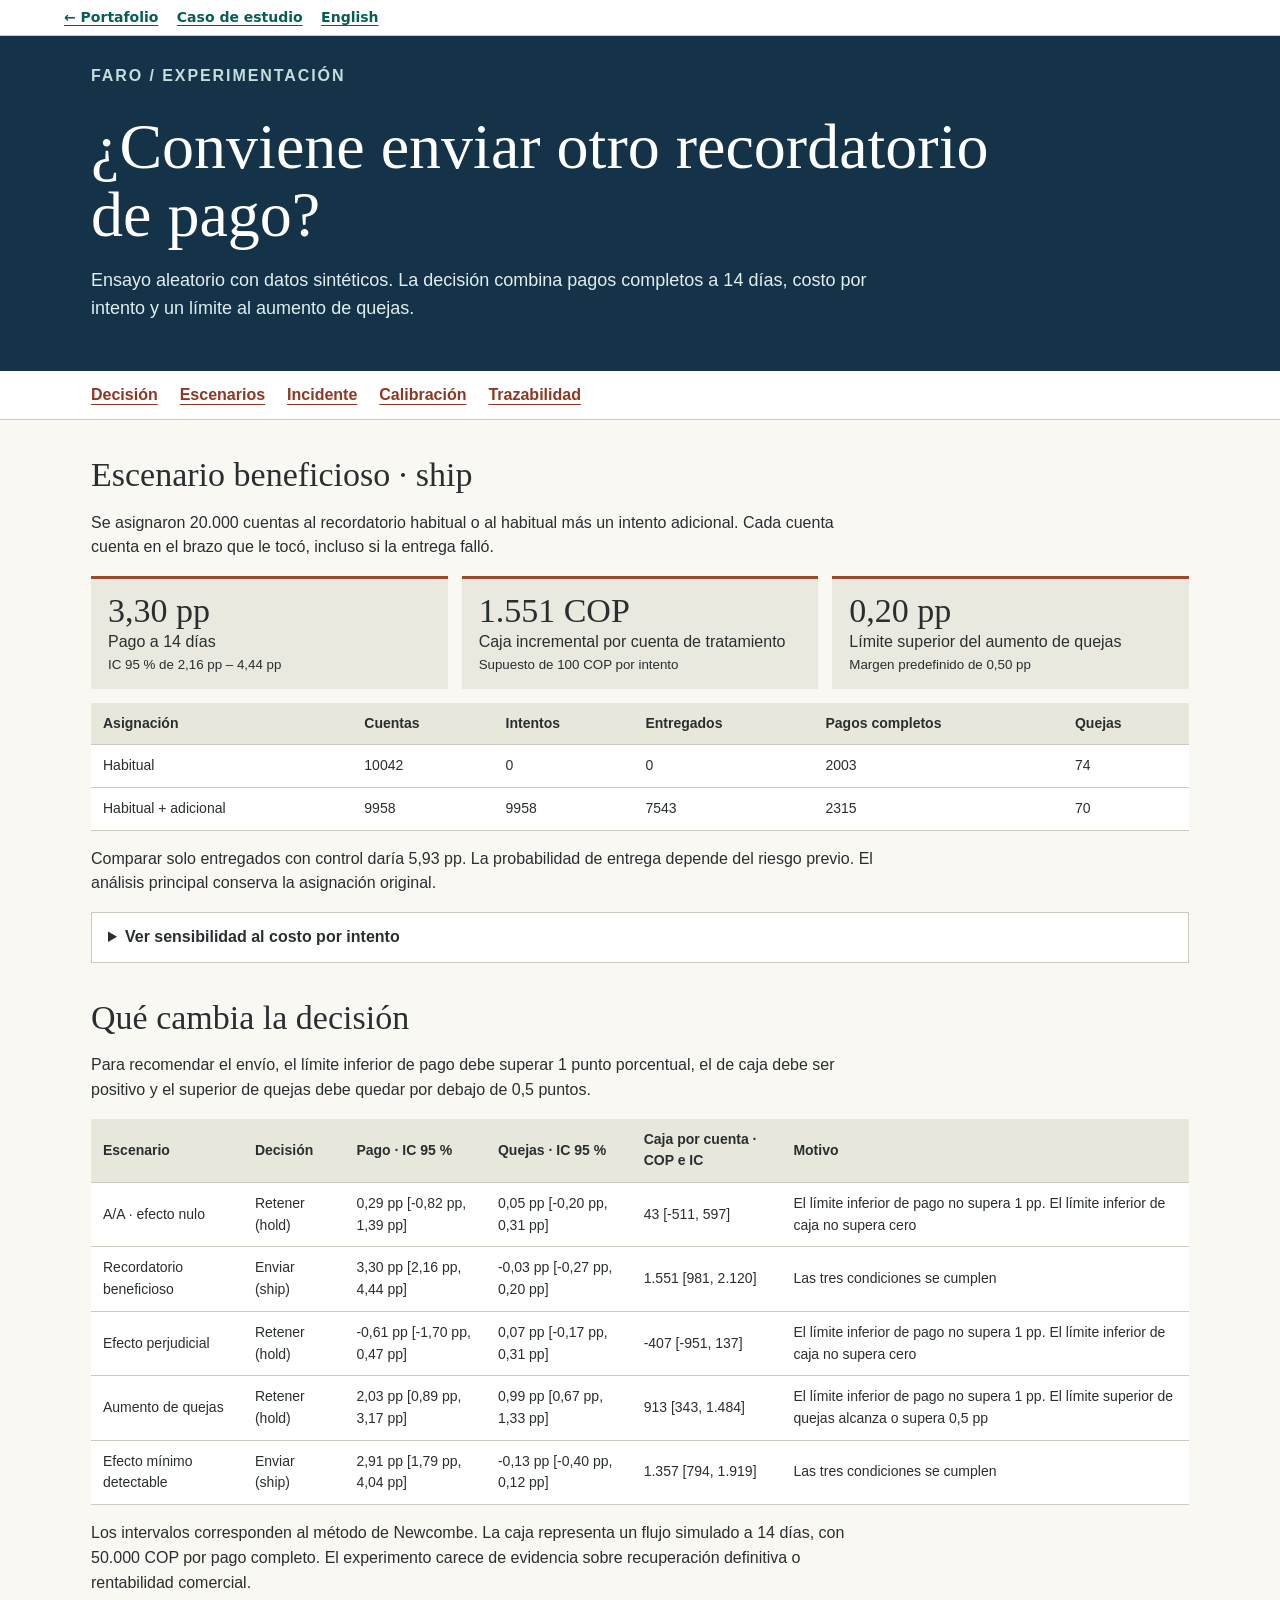
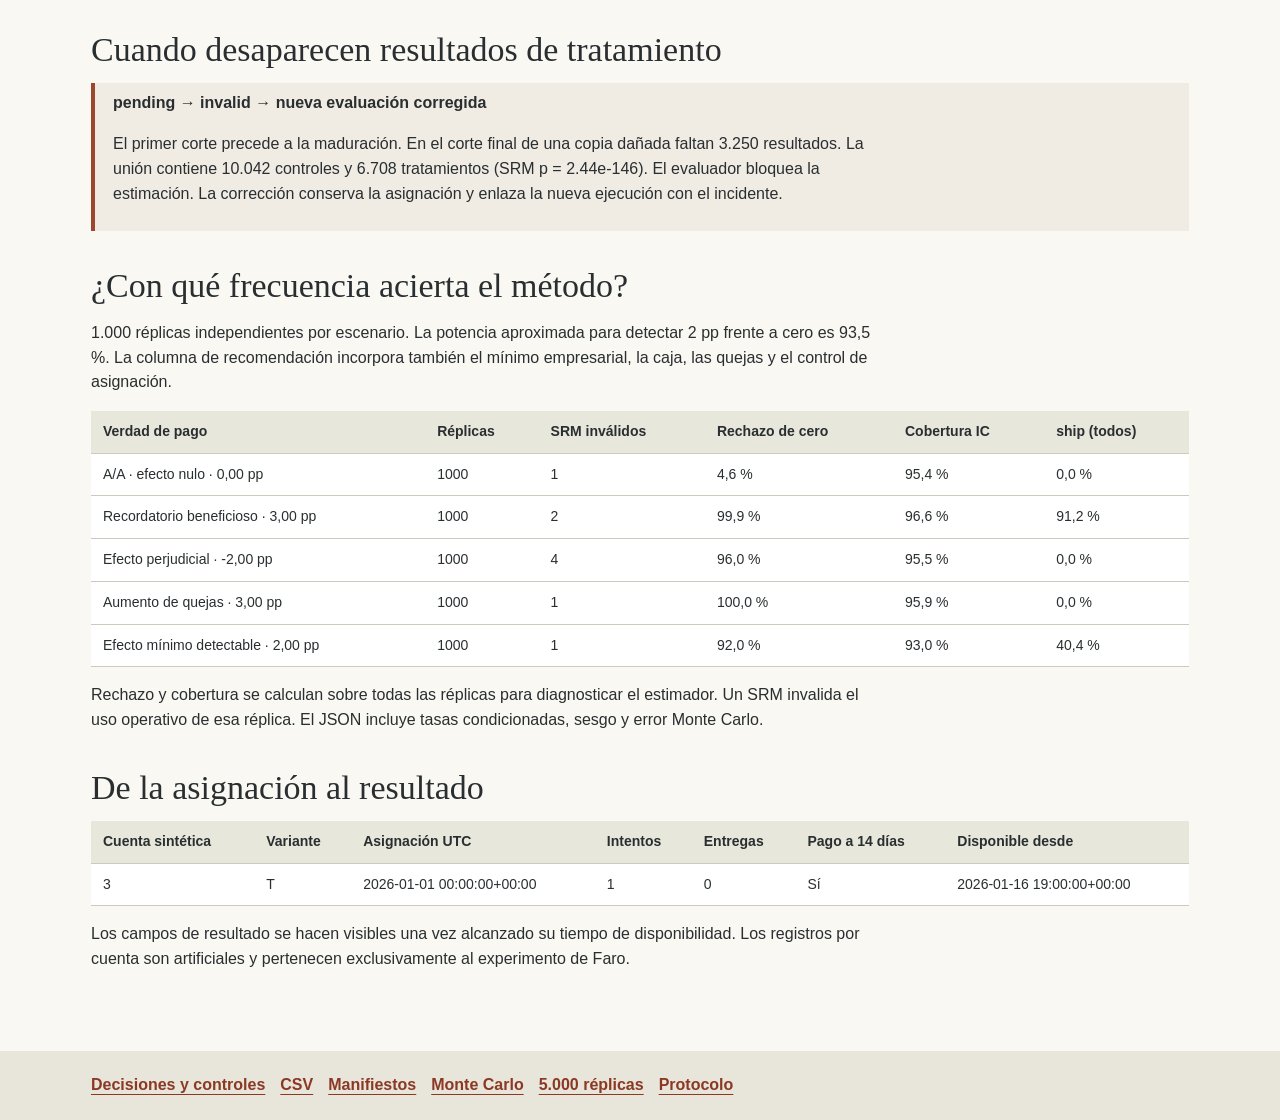
<file: docs/experimento-de-recordatorios/index.html>
<!doctype html><html lang="es"><head><meta charset="utf-8"><meta name="viewport" content="width=device-width, initial-scale=1"><title>Faro · Ensayo de recordatorios</title>
<style>
:root{--ink:#292e30;--paper:#faf8f3;--blue:#143348;--rust:#9d472c;--line:#cfcac0}*{box-sizing:border-box}body{margin:0;background:var(--paper);color:var(--ink);font:16px/1.55 "Segoe UI",Arial,sans-serif}main,header>div,nav>div,footer>div{max-width:1150px;margin:auto;padding:0 26px}header{background:var(--blue);color:white;padding:28px 0 30px}.brand{font-weight:700;letter-spacing:.12em;color:#c6ddde}h1{font:normal clamp(38px,5vw,65px)/1.06 Georgia,serif;margin:24px 0 12px;max-width:900px}header p{color:#e1eeef;font-size:18px;max-width:80ch}nav{background:white;border-bottom:1px solid var(--line)}nav>div{display:flex;overflow:auto;gap:22px}a{color:#8b3924;text-underline-offset:4px;font-weight:600}nav a{white-space:nowrap;padding:12px 0}main{padding-bottom:44px}section{margin:35px 0;scroll-margin:14px}h2{font:normal 34px/1.15 Georgia,serif;margin:0 0 14px}h3{font-size:19px}p{max-width:88ch}.cards{display:grid;grid-template-columns:repeat(3,1fr);gap:14px}.card{padding:13px 17px;background:#eae9df;border-top:3px solid var(--rust)}.card strong{display:block;font:34px Georgia,serif}.card small{display:block}.scroll{overflow:auto;margin:14px 0}table{border-collapse:collapse;width:100%;background:white;font-variant-numeric:tabular-nums;font-size:14px}th,td{text-align:left;padding:10px 12px;border-bottom:1px solid var(--line)}th{background:#e7e7dc}details{background:white;border:1px solid var(--line);padding:12px 16px;margin:12px 0}summary{cursor:pointer;font-weight:650}.path{border-left:4px solid var(--rust);padding:8px 18px;background:#f0ece4}footer{background:#e8e5db;padding:22px 0}footer a{margin-right:15px}@media(max-width:700px){.cards{grid-template-columns:1fr}.card strong{font-size:27px}main,header>div,nav>div,footer>div{padding-left:16px;padding-right:16px}}
.language{display:flex;gap:.4rem 1.15rem;flex-wrap:wrap;margin:0;padding:.45rem max(1rem,5vw);background:#fff}.language a{white-space:normal;padding:0;color:#075e57;font:600 14px/1.5 system-ui,sans-serif;text-underline-offset:.18em}
</style></head><body><nav aria-label="Navegación del informe" class="language"><a href="../index.html">← Portafolio</a><a href="https://github.com/jorgealarcon07/faro-experiment-lab/blob/main/CASO_DE_ESTUDIO.md">Caso de estudio</a><a href="index.en.html" hreflang="en" lang="en">English</a></nav><header><div><div class="brand">FARO / EXPERIMENTACIÓN</div><h1>¿Conviene enviar otro recordatorio de pago?</h1><p>Ensayo aleatorio con datos sintéticos. La decisión combina pagos completos a 14 días, costo por intento y un límite al aumento de quejas.</p></div></header>
<nav aria-label="Secciones"><div><a href="#decision">Decisión</a><a href="#escenarios">Escenarios</a><a href="#incidente">Incidente</a><a href="#calibracion">Calibración</a><a href="#traza">Trazabilidad</a></div></nav>
<main><section id="decision"><h2>Escenario beneficioso · ship</h2><p>Se asignaron 20.000 cuentas al recordatorio habitual o al habitual más un intento adicional. Cada cuenta cuenta en el brazo que le tocó, incluso si la entrega falló.</p>
<div class="cards"><div class="card"><strong>3,30 pp</strong>Pago a 14 días<small>IC 95 % de 2,16 pp – 4,44 pp</small></div><div class="card"><strong>1.551 COP</strong>Caja incremental por cuenta de tratamiento<small>Supuesto de 100 COP por intento</small></div><div class="card"><strong>0,20 pp</strong>Límite superior del aumento de quejas<small>Margen predefinido de 0,50 pp</small></div></div>
<div class="scroll"><table><thead><tr><th scope=col>Asignación</th><th scope=col>Cuentas</th><th scope=col>Intentos</th><th scope=col>Entregados</th><th scope=col>Pagos completos</th><th scope=col>Quejas</th></tr></thead><tbody><tr><td>Habitual</td><td>10042</td><td>0</td><td>0</td><td>2003</td><td>74</td></tr><tr><td>Habitual + adicional</td><td>9958</td><td>9958</td><td>7543</td><td>2315</td><td>70</td></tr></tbody></table></div><p>Comparar solo entregados con control daría 5,93 pp. La probabilidad de entrega depende del riesgo previo. El análisis principal conserva la asignación original.</p><details><summary>Ver sensibilidad al costo por intento</summary><div class="scroll"><table><thead><tr><th scope=col>Costo por intento</th><th scope=col>Caja incremental · COP por cuenta e IC</th></tr></thead><tbody><tr><td>0</td><td>1.651 [1.081, 2.220]</td></tr><tr><td>100</td><td>1.551 [981, 2.120]</td></tr><tr><td>250</td><td>1.401 [831, 1.970]</td></tr></tbody></table></div></details></section>
<section id="escenarios"><h2>Qué cambia la decisión</h2><p>Para recomendar el envío, el límite inferior de pago debe superar 1 punto porcentual, el de caja debe ser positivo y el superior de quejas debe quedar por debajo de 0,5 puntos.</p><div class="scroll"><table><thead><tr><th scope=col>Escenario</th><th scope=col>Decisión</th><th scope=col>Pago · IC 95 %</th><th scope=col>Quejas · IC 95 %</th><th scope=col>Caja por cuenta · COP e IC</th><th scope=col>Motivo</th></tr></thead><tbody><tr><td>A/A · efecto nulo</td><td>Retener (hold)</td><td>0,29 pp [-0,82 pp, 1,39 pp]</td><td>0,05 pp [-0,20 pp, 0,31 pp]</td><td>43 [-511, 597]</td><td>El límite inferior de pago no supera 1 pp. El límite inferior de caja no supera cero</td></tr><tr><td>Recordatorio beneficioso</td><td>Enviar (ship)</td><td>3,30 pp [2,16 pp, 4,44 pp]</td><td>-0,03 pp [-0,27 pp, 0,20 pp]</td><td>1.551 [981, 2.120]</td><td>Las tres condiciones se cumplen</td></tr><tr><td>Efecto perjudicial</td><td>Retener (hold)</td><td>-0,61 pp [-1,70 pp, 0,47 pp]</td><td>0,07 pp [-0,17 pp, 0,31 pp]</td><td>-407 [-951, 137]</td><td>El límite inferior de pago no supera 1 pp. El límite inferior de caja no supera cero</td></tr><tr><td>Aumento de quejas</td><td>Retener (hold)</td><td>2,03 pp [0,89 pp, 3,17 pp]</td><td>0,99 pp [0,67 pp, 1,33 pp]</td><td>913 [343, 1.484]</td><td>El límite inferior de pago no supera 1 pp. El límite superior de quejas alcanza o supera 0,5 pp</td></tr><tr><td>Efecto mínimo detectable</td><td>Enviar (ship)</td><td>2,91 pp [1,79 pp, 4,04 pp]</td><td>-0,13 pp [-0,40 pp, 0,12 pp]</td><td>1.357 [794, 1.919]</td><td>Las tres condiciones se cumplen</td></tr></tbody></table></div><p>Los intervalos corresponden al método de Newcombe. La caja representa un flujo simulado a 14 días, con 50.000 COP por pago completo. El experimento carece de evidencia sobre recuperación definitiva o rentabilidad comercial.</p></section>
<section id="incidente"><h2>Cuando desaparecen resultados de tratamiento</h2><div class="path"><strong>pending → invalid → nueva evaluación corregida</strong><p>El primer corte precede a la maduración. En el corte final de una copia dañada faltan 3.250 resultados. La unión contiene 10.042 controles y 6.708 tratamientos (SRM p = 2.44e-146). El evaluador bloquea la estimación. La corrección conserva la asignación y enlaza la nueva ejecución con el incidente.</p></div></section>
<section id="calibracion"><h2>¿Con qué frecuencia acierta el método?</h2><p>1.000 réplicas independientes por escenario. La potencia aproximada para detectar 2 pp frente a cero es 93,5 %. La columna de recomendación incorpora también el mínimo empresarial, la caja, las quejas y el control de asignación.</p><div class="scroll"><table><thead><tr><th scope=col>Verdad de pago</th><th scope=col>Réplicas</th><th scope=col>SRM inválidos</th><th scope=col>Rechazo de cero</th><th scope=col>Cobertura IC</th><th scope=col>ship (todos)</th></tr></thead><tbody><tr><td>A/A · efecto nulo · 0,00 pp</td><td>1000</td><td>1</td><td>4,6 %</td><td>95,4 %</td><td>0,0 %</td></tr><tr><td>Recordatorio beneficioso · 3,00 pp</td><td>1000</td><td>2</td><td>99,9 %</td><td>96,6 %</td><td>91,2 %</td></tr><tr><td>Efecto perjudicial · -2,00 pp</td><td>1000</td><td>4</td><td>96,0 %</td><td>95,5 %</td><td>0,0 %</td></tr><tr><td>Aumento de quejas · 3,00 pp</td><td>1000</td><td>1</td><td>100,0 %</td><td>95,9 %</td><td>0,0 %</td></tr><tr><td>Efecto mínimo detectable · 2,00 pp</td><td>1000</td><td>1</td><td>92,0 %</td><td>93,0 %</td><td>40,4 %</td></tr></tbody></table></div><p>Rechazo y cobertura se calculan sobre todas las réplicas para diagnosticar el estimador. Un SRM invalida el uso operativo de esa réplica. El JSON incluye tasas condicionadas, sesgo y error Monte Carlo.</p></section>
<section id="traza"><h2>De la asignación al resultado</h2><div class="scroll"><table><thead><tr><th scope=col>Cuenta sintética</th><th scope=col>Variante</th><th scope=col>Asignación UTC</th><th scope=col>Intentos</th><th scope=col>Entregas</th><th scope=col>Pago a 14 días</th><th scope=col>Disponible desde</th></tr></thead><tbody><tr><td>3</td><td>T</td><td>2026-01-01 00:00:00+00:00</td><td>1</td><td>0</td><td>Sí</td><td>2026-01-16 19:00:00+00:00</td></tr></tbody></table></div><p>Los campos de resultado se hacen visibles una vez alcanzado su tiempo de disponibilidad. Los registros por cuenta son artificiales y pertenecen exclusivamente al experimento de Faro.</p></section></main>
<footer><div><a href="cases.json">Decisiones y controles</a><a href="decisions.csv">CSV</a><a href="manifests.json">Manifiestos</a><a href="monte_carlo.json">Monte Carlo</a><a href="replicas.csv">5.000 réplicas</a><a href="protocol.json">Protocolo</a></div></footer></body></html>
</file>
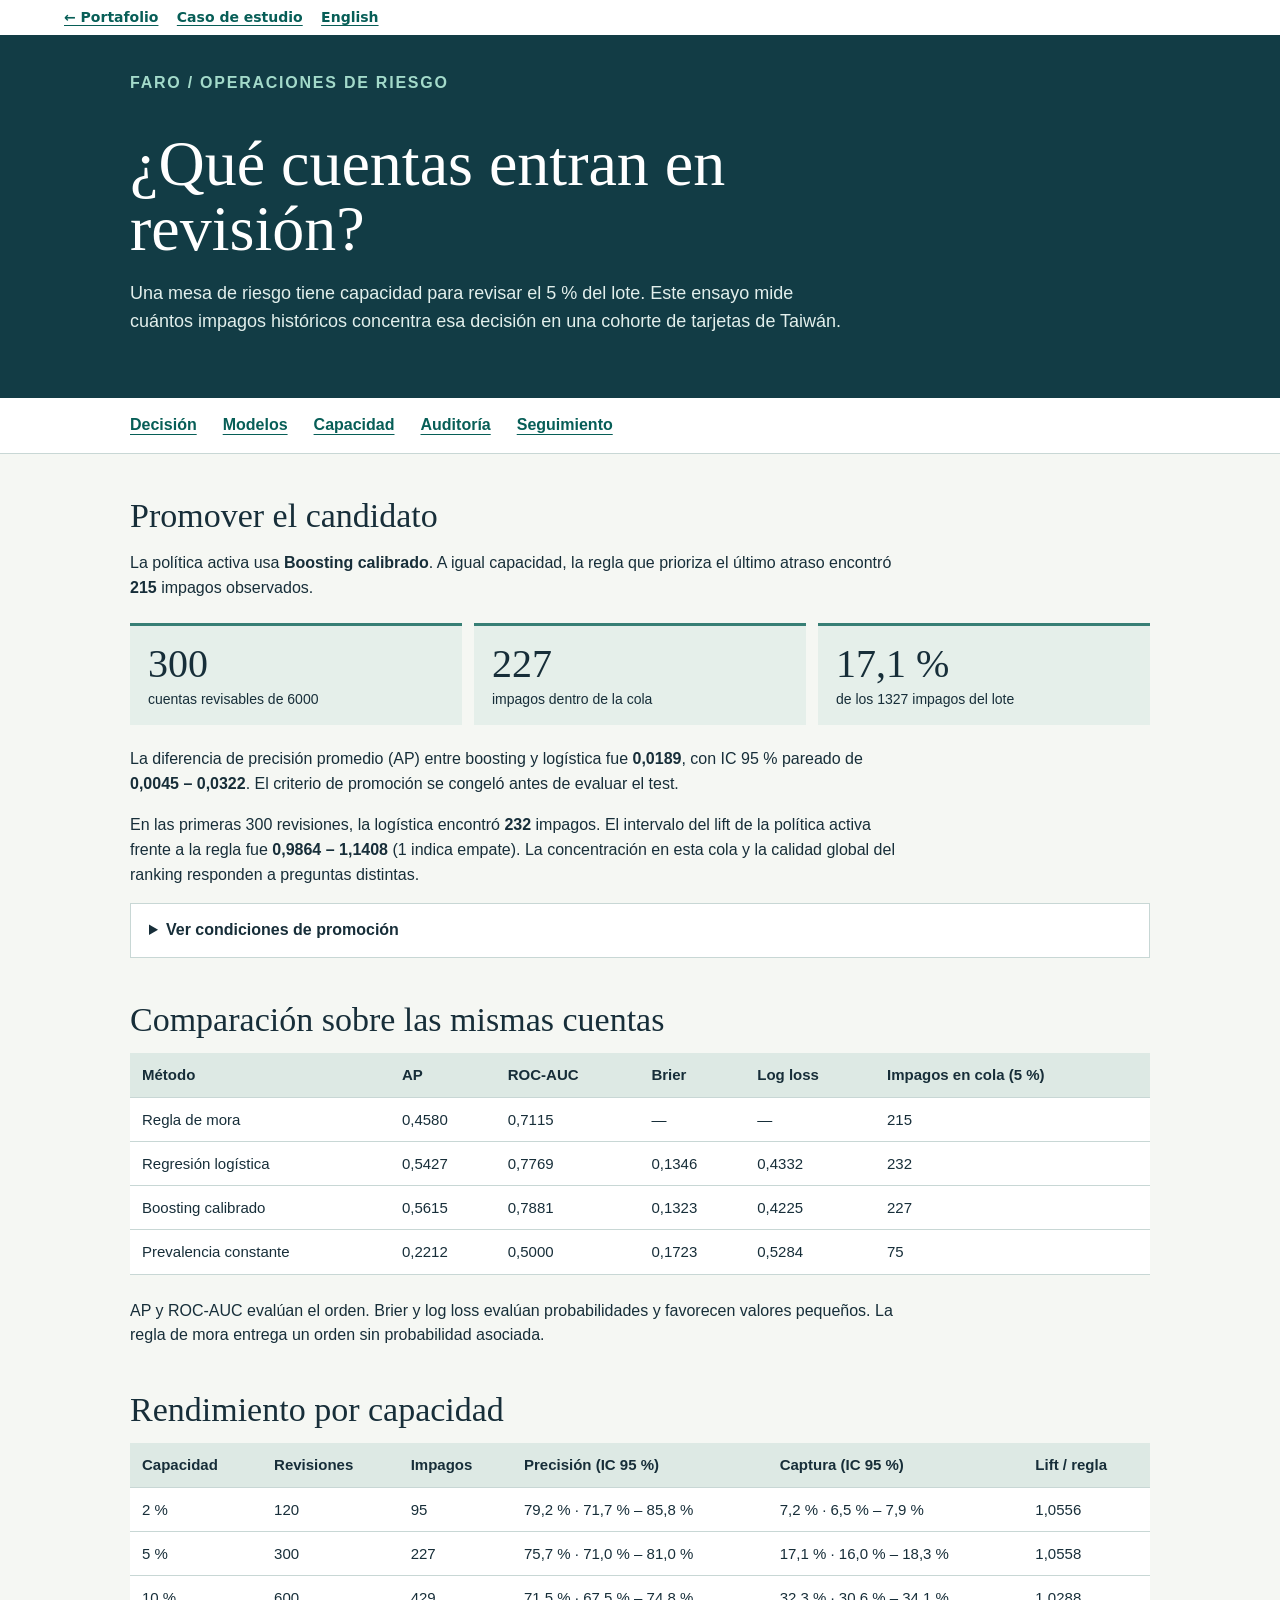
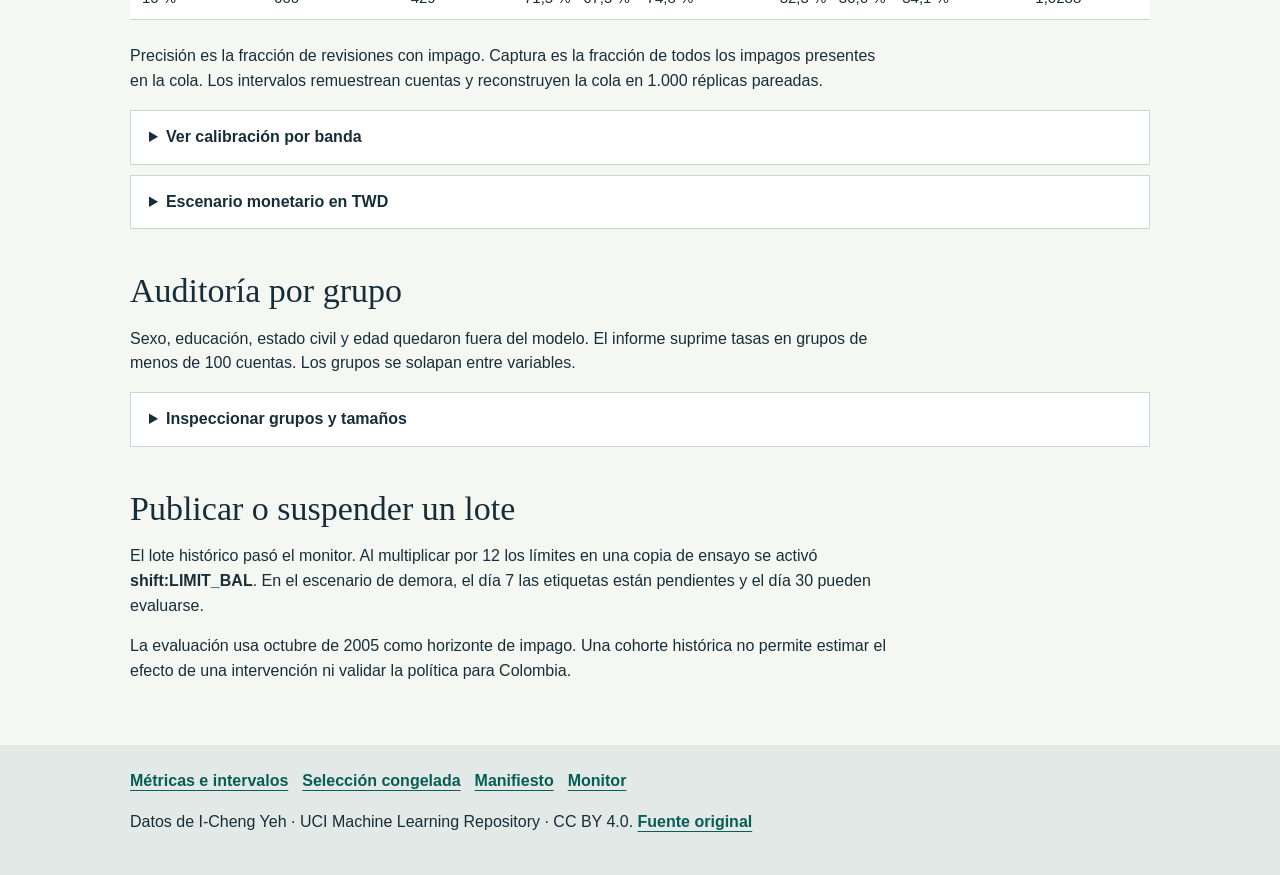
<file: docs/revision-de-riesgo/index.html>
<!doctype html>
<html lang="es"><head><meta charset="utf-8"><meta name="viewport" content="width=device-width,initial-scale=1">
<title>Faro · Política de revisión de cuentas</title>
<style>
:root{--ink:#172e39;--navy:#123c45;--accent:#a3daca;--line:#c8d7d5;--paper:#f5f7f3}
*{box-sizing:border-box}body{margin:0;background:var(--paper);color:var(--ink);font:16px/1.55 "Segoe UI",Arial,sans-serif}main,header>div,nav>div,footer>div{max-width:1080px;margin:auto;padding:0 30px}header{background:var(--navy);color:white;padding:36px 0 44px}.brand{font-weight:750;letter-spacing:.11em;color:var(--accent)}h1{font:clamp(36px,5vw,68px)/1.01 Georgia,serif;max-width:840px;margin:36px 0 19px;font-weight:normal}header p{max-width:720px;color:#e2efec;font-size:18px}nav:not(.language){background:#fff;border-bottom:1px solid var(--line)}nav>div{display:flex;gap:26px;overflow:auto}nav a{padding:15px 0;white-space:nowrap}a{color:#075e57;font-weight:600;text-underline-offset:4px}main{padding-bottom:45px}section{margin-top:42px;scroll-margin-top:16px}h2{font:34px/1.15 Georgia,serif;margin:0 0 14px}h3{font-size:19px}p{max-width:86ch}.cards{display:grid;grid-template-columns:repeat(3,1fr);gap:12px;margin:22px 0}.card{background:#e5efea;border-top:3px solid #377f75;padding:14px 18px}.card b{display:block;font:40px Georgia,serif}.card span,small{font-size:14px}.scroll{overflow-x:auto;margin:14px 0 24px}table{border-collapse:collapse;width:100%;background:white;font-variant-numeric:tabular-nums;font-size:15px}td,th{text-align:left;padding:10px 12px;border-bottom:1px solid var(--line)}th{background:#dde9e4}details{padding:14px 18px;background:white;border:1px solid var(--line);margin:10px 0}summary{font-weight:650;cursor:pointer}footer{padding:24px 0;background:#e2e9e6}footer a{margin-right:14px}@media(max-width:650px){.cards{grid-template-columns:1fr}.card b{font-size:30px}main,header>div,nav>div,footer>div{padding-left:17px;padding-right:17px}}
.language{display:flex;gap:.4rem 1.15rem;flex-wrap:wrap;margin:0;padding:.45rem max(1rem,5vw);background:#fff}.language a{white-space:normal;padding:0;color:#075e57;font:600 14px/1.5 system-ui,sans-serif;text-underline-offset:.18em}
</style></head><body><nav aria-label="Navegación del informe" class="language"><a href="../index.html">← Portafolio</a><a href="https://github.com/jorgealarcon07/faro-risk-policy/blob/main/CASO_DE_ESTUDIO.md">Caso de estudio</a><a href="index.en.html" hreflang="en" lang="en">English</a></nav>
<header><div><div class="brand">FARO / OPERACIONES DE RIESGO</div><h1>¿Qué cuentas entran en revisión?</h1><p>Una mesa de riesgo tiene capacidad para revisar el 5 % del lote. Este ensayo mide cuántos impagos históricos concentra esa decisión en una cohorte de tarjetas de Taiwán.</p></div></header>
<nav aria-label="Secciones"><div><a href="#decision">Decisión</a><a href="#comparacion">Modelos</a><a href="#capacidad">Capacidad</a><a href="#auditoria">Auditoría</a><a href="#seguimiento">Seguimiento</a></div></nav>
<main><section id="decision"><h2>Promover el candidato</h2><p>La política activa usa <strong>Boosting calibrado</strong>. A igual capacidad, la regla que prioriza el último atraso encontró <strong>215</strong> impagos observados.</p>
<div class="cards"><div class="card"><b>300</b><span>cuentas revisables de 6000</span></div><div class="card"><b>227</b><span>impagos dentro de la cola</span></div><div class="card"><b>17,1 %</b><span>de los 1327 impagos del lote</span></div></div>
<p>La diferencia de precisión promedio (AP) entre boosting y logística fue <strong>0,0189</strong>, con IC 95 % pareado de <strong>0,0045 – 0,0322</strong>. El criterio de promoción se congeló antes de evaluar el test.</p><p>En las primeras 300 revisiones, la logística encontró <strong>232</strong> impagos. El intervalo del lift de la política activa frente a la regla fue <strong>0,9864 – 1,1408</strong> (1 indica empate). La concentración en esta cola y la calidad global del ranking responden a preguntas distintas.</p><details><summary>Ver condiciones de promoción</summary><div class="scroll"><table><thead><tr><th scope="col">Condición predefinida</th><th scope="col">Resultado</th></tr></thead><tbody><tr><td>Elegible en validación</td><td>Cumple</td></tr><tr><td>AP mayor que logística</td><td>Cumple</td></tr><tr><td>Límite inferior de la diferencia de AP superior a cero</td><td>Cumple</td></tr><tr><td>Brier igual o menor que logística</td><td>Cumple</td></tr></tbody></table></div></details></section>
<section id="comparacion"><h2>Comparación sobre las mismas cuentas</h2><div class="scroll"><table><thead><tr><th scope="col">Método</th><th scope="col">AP</th><th scope="col">ROC-AUC</th><th scope="col">Brier</th><th scope="col">Log loss</th><th scope="col">Impagos en cola (5 %)</th></tr></thead><tbody><tr><td>Regla de mora</td><td>0,4580</td><td>0,7115</td><td>—</td><td>—</td><td>215</td></tr><tr><td>Regresión logística</td><td>0,5427</td><td>0,7769</td><td>0,1346</td><td>0,4332</td><td>232</td></tr><tr><td>Boosting calibrado</td><td>0,5615</td><td>0,7881</td><td>0,1323</td><td>0,4225</td><td>227</td></tr><tr><td>Prevalencia constante</td><td>0,2212</td><td>0,5000</td><td>0,1723</td><td>0,5284</td><td>75</td></tr></tbody></table></div><p>AP y ROC-AUC evalúan el orden. Brier y log loss evalúan probabilidades y favorecen valores pequeños. La regla de mora entrega un orden sin probabilidad asociada.</p></section>
<section id="capacidad"><h2>Rendimiento por capacidad</h2><div class="scroll"><table><thead><tr><th scope="col">Capacidad</th><th scope="col">Revisiones</th><th scope="col">Impagos</th><th scope="col">Precisión (IC 95 %)</th><th scope="col">Captura (IC 95 %)</th><th scope="col">Lift / regla</th></tr></thead><tbody><tr><td>2 %</td><td>120</td><td>95</td><td>79,2 % · 71,7 % – 85,8 %</td><td>7,2 % · 6,5 % – 7,9 %</td><td>1,0556</td></tr><tr><td>5 %</td><td>300</td><td>227</td><td>75,7 % · 71,0 % – 81,0 %</td><td>17,1 % · 16,0 % – 18,3 %</td><td>1,0558</td></tr><tr><td>10 %</td><td>600</td><td>429</td><td>71,5 % · 67,5 % – 74,8 %</td><td>32,3 % · 30,6 % – 34,1 %</td><td>1,0288</td></tr></tbody></table></div><p>Precisión es la fracción de revisiones con impago. Captura es la fracción de todos los impagos presentes en la cola. Los intervalos remuestrean cuentas y reconstruyen la cola en 1.000 réplicas pareadas.</p>
<details><summary>Ver calibración por banda</summary><img style="max-width:100%;height:auto" alt="Fiabilidad de logística y boosting y tamaño de cada banda. Valores del modelo activo en la tabla." src="[data-uri]"><div class="scroll"><table><thead><tr><th scope="col">Intervalo de score</th><th scope="col">Cuentas</th><th scope="col">Predicción media</th><th scope="col">Impago observado</th></tr></thead><tbody><tr><td>0,0 – 0,1</td><td>1658</td><td>6,7 %</td><td>5,5 %</td></tr><tr><td>0,1 – 0,2</td><td>2139</td><td>14,4 %</td><td>15,2 %</td></tr><tr><td>0,2 – 0,3</td><td>787</td><td>24,2 %</td><td>19,8 %</td></tr><tr><td>0,3 – 0,4</td><td>460</td><td>34,6 %</td><td>32,2 %</td></tr><tr><td>0,4 – 0,5</td><td>210</td><td>44,3 %</td><td>46,7 %</td></tr><tr><td>0,5 – 0,6</td><td>160</td><td>55,6 %</td><td>56,2 %</td></tr><tr><td>0,6 – 0,7</td><td>270</td><td>65,6 %</td><td>65,9 %</td></tr><tr><td>0,7 – 0,8</td><td>291</td><td>74,4 %</td><td>75,9 %</td></tr><tr><td>0,8 – 0,9</td><td>25</td><td>83,4 %</td><td>76,0 %</td></tr><tr><td>0,9 – 1,0</td><td>0</td><td>—</td><td>—</td></tr></tbody></table></div></details>
<details><summary>Escenario monetario en TWD</summary><p>Sumar el saldo de septiembre truncado en cero de las cuentas revisadas con impago y aplicar un LGD supuesto del 50 % produce 7.128.184,5 TWD. La fuente carece de exposición al impago, costo real y efecto de revisar la cuenta. Esta cifra describe un escenario retrospectivo.</p></details></section>
<section id="auditoria"><h2>Auditoría por grupo</h2><p>Sexo, educación, estado civil y edad quedaron fuera del modelo. El informe suprime tasas en grupos de menos de 100 cuentas. Los grupos se solapan entre variables.</p><details><summary>Inspeccionar grupos y tamaños</summary><div class="scroll"><table><thead><tr><th scope="col">Variable</th><th scope="col">Grupo</th><th scope="col">Cuentas</th><th scope="col">Selección</th><th scope="col">Captura</th><th scope="col">Brecha media¹ (IC 95 %)</th></tr></thead><tbody><tr><td>Sexo (SEX)</td><td>1</td><td>2384</td><td>5,4 %</td><td>16,3 %</td><td>0,2 % · -1,3 % – 1,7 %</td></tr><tr><td>Sexo (SEX)</td><td>2</td><td>3616</td><td>4,8 %</td><td>17,7 %</td><td>0,9 % · -0,2 % – 2,1 %</td></tr><tr><td>Educación (EDUCATION)</td><td>0</td><td>2</td><td>—</td><td>—</td><td>Suprimido</td></tr><tr><td>Educación (EDUCATION)</td><td>1</td><td>2038</td><td>3,1 %</td><td>14,5 %</td><td>0,8 % · -0,7 % – 2,3 %</td></tr><tr><td>Educación (EDUCATION)</td><td>2</td><td>2888</td><td>6,1 %</td><td>19,0 %</td><td>-0,5 % · -1,8 % – 0,9 %</td></tr><tr><td>Educación (EDUCATION)</td><td>3</td><td>976</td><td>6,0 %</td><td>15,9 %</td><td>2,4 % · -0,0 % – 4,8 %</td></tr><tr><td>Educación (EDUCATION)</td><td>4</td><td>28</td><td>—</td><td>—</td><td>Suprimido</td></tr><tr><td>Educación (EDUCATION)</td><td>5</td><td>58</td><td>—</td><td>—</td><td>Suprimido</td></tr><tr><td>Educación (EDUCATION)</td><td>6</td><td>10</td><td>—</td><td>—</td><td>Suprimido</td></tr><tr><td>Estado civil (MARRIAGE)</td><td>0</td><td>11</td><td>—</td><td>—</td><td>Suprimido</td></tr><tr><td>Estado civil (MARRIAGE)</td><td>1</td><td>2721</td><td>5,5 %</td><td>17,7 %</td><td>-0,9 % · -2,3 % – 0,5 %</td></tr><tr><td>Estado civil (MARRIAGE)</td><td>2</td><td>3203</td><td>4,7 %</td><td>16,8 %</td><td>1,9 % · 0,7 % – 3,2 %</td></tr><tr><td>Estado civil (MARRIAGE)</td><td>3</td><td>65</td><td>—</td><td>—</td><td>Suprimido</td></tr><tr><td>Edad (AGE)</td><td>30–39</td><td>2265</td><td>4,0 %</td><td>15,5 %</td><td>1,2 % · -0,2 % – 2,7 %</td></tr><tr><td>Edad (AGE)</td><td>40–49</td><td>1270</td><td>6,5 %</td><td>21,0 %</td><td>-0,4 % · -2,4 % – 1,6 %</td></tr><tr><td>Edad (AGE)</td><td>50–59</td><td>479</td><td>5,0 %</td><td>14,5 %</td><td>-1,7 % · -5,3 % – 2,0 %</td></tr><tr><td>Edad (AGE)</td><td>60+</td><td>52</td><td>—</td><td>—</td><td>Suprimido</td></tr><tr><td>Edad (AGE)</td><td>≤29</td><td>1934</td><td>5,1 %</td><td>17,1 %</td><td>1,3 % · -0,3 % – 3,0 %</td></tr></tbody></table></div><p>¹ Predicción media menos frecuencia observada. Intervalo normal de la media del residual. El JSON incluye intervalos de Wilson para selección y captura.</p></details></section>
<section id="seguimiento"><h2>Publicar o suspender un lote</h2><p>El lote histórico pasó el monitor. Al multiplicar por 12 los límites en una copia de ensayo se activó <strong>shift:LIMIT_BAL</strong>. En el escenario de demora, el día 7 las etiquetas están pendientes y el día 30 pueden evaluarse.</p><p>La evaluación usa octubre de 2005 como horizonte de impago. Una cohorte histórica no permite estimar el efecto de una intervención ni validar la política para Colombia.</p></section></main>
<footer><div><a href="policy_report.json">Métricas e intervalos</a><a href="selection_frozen.json">Selección congelada</a><a href="manifest.json">Manifiesto</a><a href="monitor.json">Monitor</a><p>Datos de I-Cheng Yeh · UCI Machine Learning Repository · CC BY 4.0. <a href="https://doi.org/10.24432/C55S3H">Fuente original</a></p></div></footer></body></html>
</file>
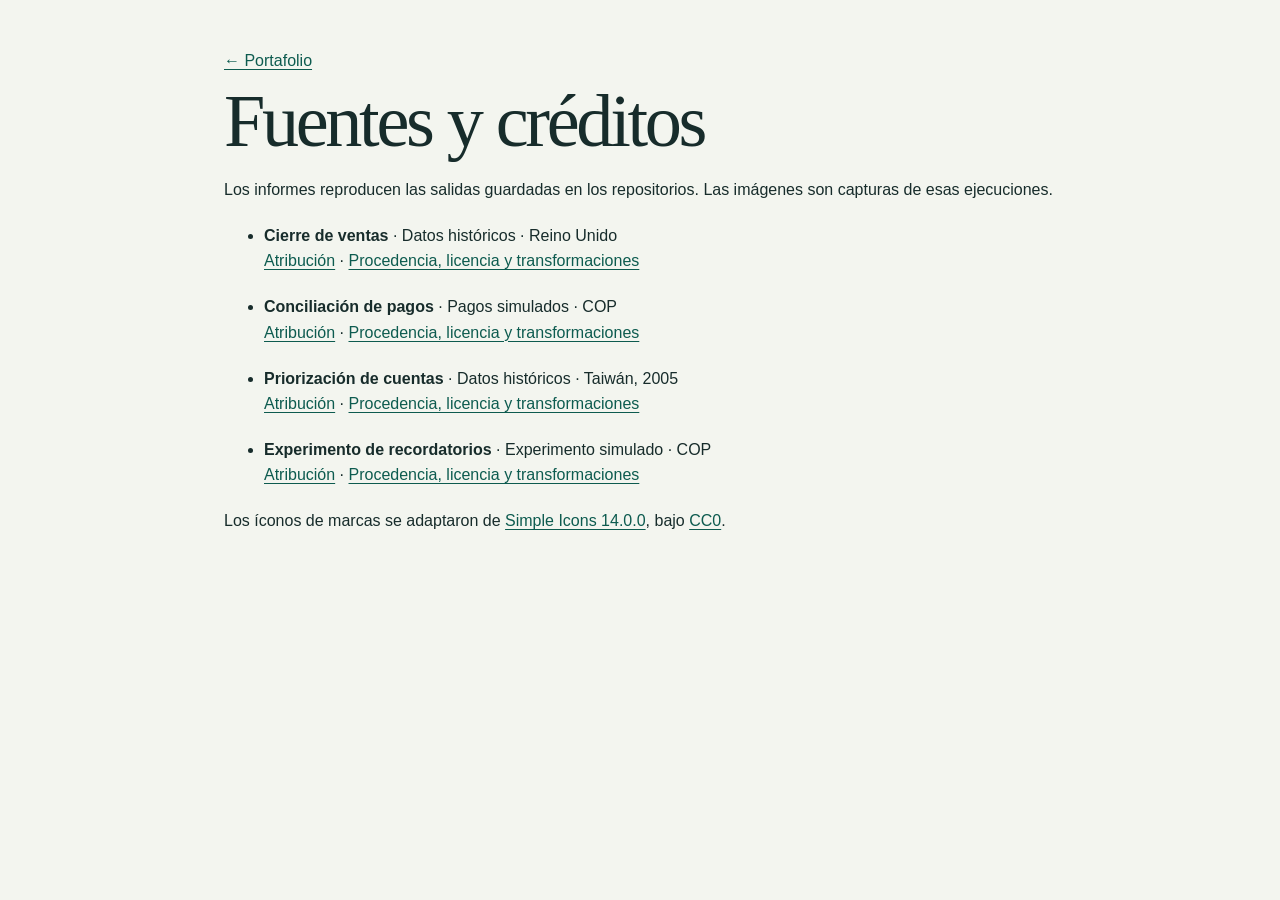
<file: docs/fuentes.html>
<!doctype html><html lang="es"><head><meta charset="utf-8"><meta name="viewport" content="width=device-width,initial-scale=1"><title>Fuentes · Faro</title><link rel="stylesheet" href="assets/portfolio.css"></head><body><main class="wrap sources"><a href="index.html">← Portafolio</a><h1>Fuentes y créditos</h1><p>Los informes reproducen las salidas guardadas en los repositorios. Las imágenes son capturas de esas ejecuciones.</p><ul><li><strong>Cierre de ventas</strong> · Datos históricos · Reino Unido<br><a href="cierre-de-ventas/NOTICE">Atribución</a> · <a href="https://github.com/jorgealarcon07/faro-data-foundation/blob/main/DATA_SOURCES.md">Procedencia, licencia y transformaciones</a></li><li><strong>Conciliación de pagos</strong> · Pagos simulados · COP<br><a href="conciliacion-de-pagos/NOTICE">Atribución</a> · <a href="https://github.com/jorgealarcon07/faro-reconciliation/blob/main/DATA_SOURCES.md">Procedencia, licencia y transformaciones</a></li><li><strong>Priorización de cuentas</strong> · Datos históricos · Taiwán, 2005<br><a href="revision-de-riesgo/NOTICE">Atribución</a> · <a href="https://github.com/jorgealarcon07/faro-risk-policy/blob/main/DATA_SOURCES.md">Procedencia, licencia y transformaciones</a></li><li><strong>Experimento de recordatorios</strong> · Experimento simulado · COP<br><a href="experimento-de-recordatorios/NOTICE">Atribución</a> · <a href="https://github.com/jorgealarcon07/faro-experiment-lab/blob/main/DATA_SOURCES.md">Procedencia, licencia y transformaciones</a></li></ul><p>Los íconos de marcas se adaptaron de <a href="https://github.com/simple-icons/simple-icons/tree/14.0.0">Simple Icons 14.0.0</a>, bajo <a href="https://creativecommons.org/publicdomain/zero/1.0/">CC0</a>.</p></main></body></html>
</file>
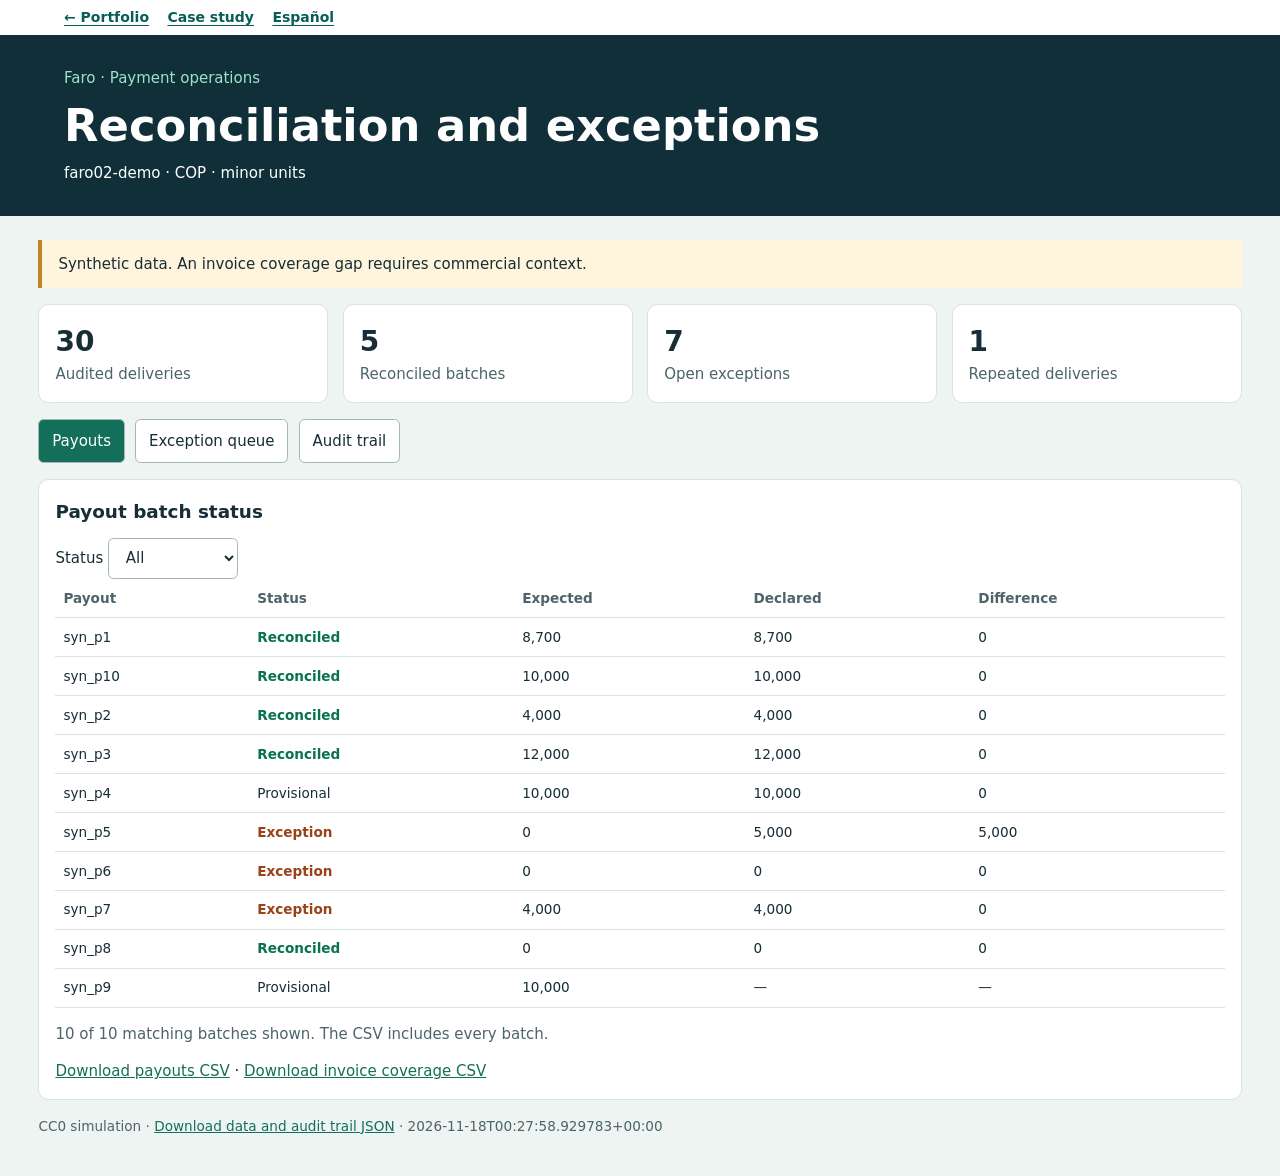
<file: docs/conciliacion-de-pagos/index.en.html>
<!doctype html>
<html lang="en">
<head>
<meta charset="utf-8">
<meta name="viewport" content="width=device-width, initial-scale=1">
<title>Faro · Payment reconciliation</title>
<style>
:root{color-scheme:light;--ink:#172e36;--sub:#4d646b;--line:#d8e3e1;--bg:#edf4f1;--brand:#136f5a}
*{box-sizing:border-box}body{margin:0;color:var(--ink);background:var(--bg);font:15px/1.5 "Segoe UI",system-ui,sans-serif}
header{background:#102f39;color:white;padding:2rem max(5vw,1rem)}h1{font-size:clamp(1.8rem,4vw,2.8rem);margin:.15rem 0}.kicker{color:#9ce3ca}
main{width:min(1260px,94vw);margin:1.5rem auto}.notice{padding:.8rem 1rem;border-left:4px solid #be8524;background:#fff4dc}
.cards{display:grid;grid-template-columns:repeat(4,1fr);gap:.9rem;margin:1rem 0}.card,section{background:white;border:1px solid var(--line);border-radius:.65rem;padding:1rem}
.card strong{display:block;font-size:1.75rem}.card span,.meta,footer{color:var(--sub)}nav{display:flex;gap:.65rem;margin:1rem 0;flex-wrap:wrap}
button,select{padding:.6rem .8rem;background:white;color:var(--ink);border:1px solid #a4b8b3;border-radius:.35rem;font:inherit}
button[aria-selected=true]{background:var(--brand);color:white}button{cursor:pointer}a{color:var(--brand)}h2{margin:.15rem 0 .75rem;font-size:1.15rem}
.grid{display:grid;grid-template-columns:1fr 1fr;gap:.9rem}.scroll{overflow:auto;max-height:470px}table{width:100%;border-collapse:collapse;font-size:.85rem}
td,th{border-bottom:1px solid var(--line);padding:.55rem .5rem;text-align:left;vertical-align:top}th{color:var(--sub);background:white;position:sticky;top:0}
td{font-variant-numeric:tabular-nums}.reconciled{color:#087253;font-weight:650}.exception{color:#9a4218;font-weight:650}
footer{padding:1rem 0;font-size:.85rem}section+section{margin-top:.85rem}.grid section+section{margin-top:0}
@media(max-width:800px){.cards,.grid{grid-template-columns:repeat(2,1fr)}}@media(max-width:550px){.grid{grid-template-columns:1fr}}
.language{display:flex;gap:.4rem 1.15rem;flex-wrap:wrap;margin:0;padding:.45rem max(1rem,5vw);background:#fff}.language a{white-space:normal;padding:0;color:#075e57;font:600 14px/1.5 system-ui,sans-serif;text-underline-offset:.18em}
</style>
</head>
<body><nav aria-label="Report navigation" class="language"><a href="../en/index.html">← Portfolio</a><a href="https://github.com/jorgealarcon07/faro-reconciliation/blob/main/CASE_STUDY.md">Case study</a><a href="index.html" hreflang="es" lang="es">Español</a></nav>
<header><div class="kicker">Faro · Payment operations</div><h1>Reconciliation and exceptions</h1><div>faro02-demo · COP · minor units</div></header>
<main>
<p class="notice">Synthetic data. An invoice coverage gap requires commercial context.</p>
<div class="cards" id="cards"></div>
<nav role="tablist" aria-label="Reconciliation views">
<button role="tab" id="tab-lots" aria-controls="lots" aria-selected="true">Payouts</button>
<button role="tab" id="tab-queue" aria-controls="queue" aria-selected="false">Exception queue</button>
<button role="tab" id="tab-trace" aria-controls="trace" aria-selected="false">Audit trail</button>
</nav>
<div id="lots" role="tabpanel" aria-labelledby="tab-lots">
<section><h2>Payout batch status</h2>
<label>Status <select id="filter"><option value="">All</option><option value="reconciled">Reconciled</option><option value="exception">Exception</option><option value="provisional">Provisional</option></select></label>
<div class="scroll" id="payout-table"></div><p class="meta" id="payout-count"></p>
<a href="payouts.csv">Download payouts CSV</a> · <a href="invoices.csv">Download invoice coverage CSV</a>
</section></div>
<div id="queue" role="tabpanel" aria-labelledby="tab-queue" hidden>
<section><h2>Open exceptions</h2><div class="scroll" id="queue-table"></div>
<p class="meta">Prioritized by age and discrepancy size. Resolving an exception requires evidence of an applied correction.</p>
<a href="exceptions.csv">Download exception queue CSV</a></section>
</div>
<div id="trace" role="tabpanel" aria-labelledby="tab-trace" hidden>
<section><h2 id="focus-title"></h2><p class="meta" id="focus-caption"></p></section>
<div class="grid" style="margin-top:.9rem"><section><h2>Transactions behind this payout</h2><div class="scroll" id="movement-table"></div></section>
<section><h2>Event deliveries received</h2><div class="scroll" id="receipt-table"></div></section></div>
<section><h2>Audit and resolution evidence</h2><div class="scroll" id="audit-table"></div></section>
</div>
<footer>CC0 simulation · <a href="reconciliation.json">Download data and audit trail JSON</a> · <span id="generated"></span></footer>
</main>
<script type="application/json" id="payload">{"case": "faro02-demo", "source_namespace": "payments_cop_synthetic", "data_kind": "synthetic", "currency": "COP", "exponent": 2, "generated_at": "2026-11-18T00:27:58.929783+00:00", "data_sha256": "454c392e3468da7042c53daa6b911e94f0a09a2f4d39a2672f028892ccdad7c7", "metrics": {"receipts": 30, "invalid": 0, "unique_payloads": 29, "identical_payload_repeats": 1, "lot_states": {"reconciled": 5, "provisional": 2, "exception": 3}, "lots": 10, "event_states": {"applied": 23, "duplicate_effect": 1, "superseded": 1, "pending_dependency": 2, "rejected": 1}, "open_issues": 7, "oldest_issue_seconds": 0.541654, "absolute_unexplained_minor": 5000, "movements": 14}, "exceptions": [{"code": "missing_invoice", "subject": "syn_5_a", "blocking": true, "issue_id": "47206174a47187bba5fd", "payout_id": "syn_p5", "currency": "COP", "opened_at": "2026-11-18T00:27:58.388129+00:00", "difference_minor": 5000}, {"code": "missing_declared_effect", "subject": "syn_e_5_a", "blocking": true, "issue_id": "5092a7a762db9b426624", "payout_id": "syn_p5", "currency": "COP", "opened_at": "2026-11-18T00:27:58.388129+00:00", "difference_minor": 5000}, {"code": "payout_mismatch", "subject": "syn_p5", "blocking": true, "issue_id": "7295d567d323e3d3200f", "payout_id": "syn_p5", "currency": "COP", "opened_at": "2026-11-18T00:27:58.388129+00:00", "difference_minor": 5000}, {"code": "event_payload_conflict", "subject": "syn_6_a", "blocking": true, "issue_id": "6003f609e2ee4f651ecc", "payout_id": "syn_p6", "currency": "COP", "opened_at": "2026-11-18T00:27:58.392778+00:00", "difference_minor": 0}, {"code": "missing_declared_effect", "subject": "syn_e_6_a", "blocking": true, "issue_id": "c2fc609e0c574fff1b59", "payout_id": "syn_p6", "currency": "COP", "opened_at": "2026-11-18T00:27:58.392778+00:00", "difference_minor": 0}, {"code": "refunds_exceed_capture", "subject": "syn_7_r", "blocking": true, "issue_id": "33d337e803e6fa4177d5", "payout_id": "syn_p7", "currency": "COP", "opened_at": "2026-11-18T00:27:58.396653+00:00", "difference_minor": 0}, {"code": "missing_declared_effect", "subject": "syn_e_7_r", "blocking": true, "issue_id": "7192726bab0776006e74", "payout_id": "syn_p7", "currency": "COP", "opened_at": "2026-11-18T00:27:58.396653+00:00", "difference_minor": 0}], "snapshot": {"payouts": [{"payout_id": "syn_p1", "state": "reconciled", "expected_minor": 8700, "declared_minor": 8700, "difference_minor": 0, "statement_effect_id": "syn_e_1_revision", "finalized": true, "issues": [], "event_states": {"syn_1_a": "applied", "syn_1_b": "applied", "syn_1_fee": "applied", "syn_1_alias": "duplicate_effect", "syn_1_payout": "superseded", "syn_1_refund": "applied", "syn_1_revision": "applied"}}, {"payout_id": "syn_p10", "state": "reconciled", "expected_minor": 10000, "declared_minor": 10000, "difference_minor": 0, "statement_effect_id": "syn_e_10_payout", "finalized": true, "issues": [], "event_states": {"syn_10_a": "applied", "syn_10_fee": "applied", "syn_10_rev": "applied", "syn_10_payout": "applied"}}, {"payout_id": "syn_p2", "state": "reconciled", "expected_minor": 4000, "declared_minor": 4000, "difference_minor": 0, "statement_effect_id": "syn_e_2_payout", "finalized": true, "issues": [], "event_states": {"syn_2_a": "applied", "syn_2_payout": "applied"}}, {"payout_id": "syn_p3", "state": "reconciled", "expected_minor": 12000, "declared_minor": 12000, "difference_minor": 0, "statement_effect_id": "syn_e_3_payout", "finalized": true, "issues": [], "event_states": {"syn_3_a": "applied", "syn_3_payout": "applied"}}, {"payout_id": "syn_p4", "state": "provisional", "expected_minor": 10000, "declared_minor": 10000, "difference_minor": 0, "statement_effect_id": "syn_e_4_payout", "finalized": false, "issues": [], "event_states": {"syn_4_a": "applied", "syn_4_payout": "applied"}}, {"payout_id": "syn_p5", "state": "exception", "expected_minor": 0, "declared_minor": 5000, "difference_minor": 5000, "statement_effect_id": "syn_e_5_payout", "finalized": true, "issues": [{"code": "missing_declared_effect", "subject": "syn_e_5_a", "blocking": true}, {"code": "missing_invoice", "subject": "syn_5_a", "blocking": true}, {"code": "payout_mismatch", "subject": "syn_p5", "blocking": true}], "event_states": {"syn_5_a": "pending_dependency", "syn_5_payout": "applied"}}, {"payout_id": "syn_p6", "state": "exception", "expected_minor": 0, "declared_minor": 0, "difference_minor": 0, "statement_effect_id": "syn_e_6_payout", "finalized": true, "issues": [{"code": "event_payload_conflict", "subject": "syn_6_a", "blocking": true}, {"code": "missing_declared_effect", "subject": "syn_e_6_a", "blocking": true}], "event_states": {"syn_6_a": "pending_dependency", "syn_6_payout": "applied"}}, {"payout_id": "syn_p7", "state": "exception", "expected_minor": 4000, "declared_minor": 4000, "difference_minor": 0, "statement_effect_id": "syn_e_7_payout", "finalized": true, "issues": [{"code": "missing_declared_effect", "subject": "syn_e_7_r", "blocking": true}, {"code": "refunds_exceed_capture", "subject": "syn_7_r", "blocking": true}], "event_states": {"syn_7_a": "applied", "syn_7_r": "rejected", "syn_7_payout": "applied"}}, {"payout_id": "syn_p8", "state": "reconciled", "expected_minor": 0, "declared_minor": 0, "difference_minor": 0, "statement_effect_id": "syn_e_8_payout", "finalized": true, "issues": [], "event_states": {"syn_8_a": "applied", "syn_8_rev": "applied", "syn_8_payout": "applied"}}, {"payout_id": "syn_p9", "state": "provisional", "expected_minor": 10000, "declared_minor": null, "difference_minor": null, "statement_effect_id": null, "finalized": false, "issues": [], "event_states": {"syn_9_a": "applied"}}], "invoices": [{"invoice_id": "syn_i1", "original_minor": 10000, "net_collected_minor": 9000, "coverage_difference_minor": 1000, "coverage_state": "partially_covered"}, {"invoice_id": "syn_i10", "original_minor": 10000, "net_collected_minor": 10000, "coverage_difference_minor": 0, "coverage_state": "covered"}, {"invoice_id": "syn_i2", "original_minor": 10000, "net_collected_minor": 4000, "coverage_difference_minor": 6000, "coverage_state": "partially_covered"}, {"invoice_id": "syn_i3", "original_minor": 10000, "net_collected_minor": 12000, "coverage_difference_minor": -2000, "coverage_state": "overpaid"}, {"invoice_id": "syn_i4", "original_minor": 10000, "net_collected_minor": 10000, "coverage_difference_minor": 0, "coverage_state": "covered"}, {"invoice_id": "syn_i5", "original_minor": 10000, "net_collected_minor": 0, "coverage_difference_minor": 10000, "coverage_state": "uncovered"}, {"invoice_id": "syn_i6", "original_minor": 10000, "net_collected_minor": 0, "coverage_difference_minor": 10000, "coverage_state": "uncovered"}, {"invoice_id": "syn_i7", "original_minor": 10000, "net_collected_minor": 4000, "coverage_difference_minor": 6000, "coverage_state": "partially_covered"}, {"invoice_id": "syn_i8", "original_minor": 10000, "net_collected_minor": 0, "coverage_difference_minor": 10000, "coverage_state": "uncovered"}, {"invoice_id": "syn_i9", "original_minor": 10000, "net_collected_minor": 10000, "coverage_difference_minor": 0, "coverage_state": "covered"}], "movements": [{"effect_id": "syn_e_10_a", "payout_id": "syn_p10", "invoice_id": "syn_i10", "event_id": "syn_10_a", "event_type": "capture", "signed_minor": 10000, "invoice_delta_minor": 10000, "reference_effect_id": null}, {"effect_id": "syn_e_10_fee", "payout_id": "syn_p10", "invoice_id": null, "event_id": "syn_10_fee", "event_type": "fee", "signed_minor": -300, "invoice_delta_minor": 0, "reference_effect_id": null}, {"effect_id": "syn_e_10_rev", "payout_id": "syn_p10", "invoice_id": null, "event_id": "syn_10_rev", "event_type": "reversal", "signed_minor": 300, "invoice_delta_minor": 0, "reference_effect_id": "syn_e_10_fee"}, {"effect_id": "syn_e_1_a", "payout_id": "syn_p1", "invoice_id": "syn_i1", "event_id": "syn_1_a", "event_type": "capture", "signed_minor": 6000, "invoice_delta_minor": 6000, "reference_effect_id": null}, {"effect_id": "syn_e_1_b", "payout_id": "syn_p1", "invoice_id": "syn_i1", "event_id": "syn_1_b", "event_type": "capture", "signed_minor": 4000, "invoice_delta_minor": 4000, "reference_effect_id": null}, {"effect_id": "syn_e_1_fee", "payout_id": "syn_p1", "invoice_id": null, "event_id": "syn_1_fee", "event_type": "fee", "signed_minor": -300, "invoice_delta_minor": 0, "reference_effect_id": null}, {"effect_id": "syn_e_1_refund", "payout_id": "syn_p1", "invoice_id": "syn_i1", "event_id": "syn_1_refund", "event_type": "refund", "signed_minor": -1000, "invoice_delta_minor": -1000, "reference_effect_id": "syn_e_1_b"}, {"effect_id": "syn_e_2_a", "payout_id": "syn_p2", "invoice_id": "syn_i2", "event_id": "syn_2_a", "event_type": "capture", "signed_minor": 4000, "invoice_delta_minor": 4000, "reference_effect_id": null}, {"effect_id": "syn_e_3_a", "payout_id": "syn_p3", "invoice_id": "syn_i3", "event_id": "syn_3_a", "event_type": "capture", "signed_minor": 12000, "invoice_delta_minor": 12000, "reference_effect_id": null}, {"effect_id": "syn_e_4_a", "payout_id": "syn_p4", "invoice_id": "syn_i4", "event_id": "syn_4_a", "event_type": "capture", "signed_minor": 10000, "invoice_delta_minor": 10000, "reference_effect_id": null}, {"effect_id": "syn_e_7_a", "payout_id": "syn_p7", "invoice_id": "syn_i7", "event_id": "syn_7_a", "event_type": "capture", "signed_minor": 4000, "invoice_delta_minor": 4000, "reference_effect_id": null}, {"effect_id": "syn_e_8_a", "payout_id": "syn_p8", "invoice_id": "syn_i8", "event_id": "syn_8_a", "event_type": "capture", "signed_minor": 5000, "invoice_delta_minor": 5000, "reference_effect_id": null}, {"effect_id": "syn_e_8_rev", "payout_id": "syn_p8", "invoice_id": "syn_i8", "event_id": "syn_8_rev", "event_type": "reversal", "signed_minor": -5000, "invoice_delta_minor": -5000, "reference_effect_id": "syn_e_8_a"}, {"effect_id": "syn_e_9_a", "payout_id": "syn_p9", "invoice_id": "syn_i9", "event_id": "syn_9_a", "event_type": "capture", "signed_minor": 10000, "invoice_delta_minor": 10000, "reference_effect_id": null}], "unassigned_issues": []}, "detail": {"case_id": "faro02-demo", "payout_id": "syn_p1", "state": "reconciled", "expected_minor": 8700, "declared_minor": 8700, "difference_minor": 0, "statement_effect_id": "syn_e_1_revision", "finalized": true, "issues": [], "event_states": {"syn_1_a": "applied", "syn_1_b": "applied", "syn_1_fee": "applied", "syn_1_alias": "duplicate_effect", "syn_1_payout": "superseded", "syn_1_refund": "applied", "syn_1_revision": "applied"}, "unassigned_issues": [], "movements": [{"case_id": "faro02-demo", "effect_id": "syn_e_1_a", "payout_id": "syn_p1", "invoice_id": "syn_i1", "event_id": "syn_1_a", "event_type": "capture", "signed_minor": 6000, "invoice_delta_minor": 6000, "reference_effect_id": null}, {"case_id": "faro02-demo", "effect_id": "syn_e_1_b", "payout_id": "syn_p1", "invoice_id": "syn_i1", "event_id": "syn_1_b", "event_type": "capture", "signed_minor": 4000, "invoice_delta_minor": 4000, "reference_effect_id": null}, {"case_id": "faro02-demo", "effect_id": "syn_e_1_fee", "payout_id": "syn_p1", "invoice_id": null, "event_id": "syn_1_fee", "event_type": "fee", "signed_minor": -300, "invoice_delta_minor": 0, "reference_effect_id": null}, {"case_id": "faro02-demo", "effect_id": "syn_e_1_refund", "payout_id": "syn_p1", "invoice_id": "syn_i1", "event_id": "syn_1_refund", "event_type": "refund", "signed_minor": -1000, "invoice_delta_minor": -1000, "reference_effect_id": "syn_e_1_b"}], "receipts": [{"receipt_id": 421, "position": 0, "checksum": "1c3d26bd745ece6173dcaa0961f33dc645ee22b68eb056e5f2ceaf47771604f6", "event_id": "syn_1_refund", "feed_id": "aa6109f9ef80f4e327298877a7cb532eda317cf8f077a7787d87a26f366d5696", "received_at": "2026-11-18 00:27:58.315672+00:00", "validation_error": null}, {"receipt_id": 422, "position": 1, "checksum": "91eaef0ace1d91089e1d1481ad423b0e0bb4a85f0aae2f1da3be4bee4196c5d8", "event_id": "syn_1_a", "feed_id": "aa6109f9ef80f4e327298877a7cb532eda317cf8f077a7787d87a26f366d5696", "received_at": "2026-11-18 00:27:58.316021+00:00", "validation_error": null}, {"receipt_id": 423, "position": 2, "checksum": "91eaef0ace1d91089e1d1481ad423b0e0bb4a85f0aae2f1da3be4bee4196c5d8", "event_id": "syn_1_a", "feed_id": "aa6109f9ef80f4e327298877a7cb532eda317cf8f077a7787d87a26f366d5696", "received_at": "2026-11-18 00:27:58.337901+00:00", "validation_error": null}, {"receipt_id": 424, "position": 3, "checksum": "d085b5ad458ac511de3c9f545e940c0eaf02f0536a1f721e3c55f064fe0dc18a", "event_id": "syn_1_alias", "feed_id": "aa6109f9ef80f4e327298877a7cb532eda317cf8f077a7787d87a26f366d5696", "received_at": "2026-11-18 00:27:58.337969+00:00", "validation_error": null}, {"receipt_id": 425, "position": 4, "checksum": "0ef53ccd4a9efbfeacd19dce11254b1d52a9253ed77e1ecce43bd32e057d6fe7", "event_id": "syn_1_fee", "feed_id": "aa6109f9ef80f4e327298877a7cb532eda317cf8f077a7787d87a26f366d5696", "received_at": "2026-11-18 00:27:58.341900+00:00", "validation_error": null}, {"receipt_id": 426, "position": 5, "checksum": "847664cc81ea70a7bc62362b02361d5c7dde9d88c851d8c857a3ec88378f8b68", "event_id": "syn_1_payout", "feed_id": "aa6109f9ef80f4e327298877a7cb532eda317cf8f077a7787d87a26f366d5696", "received_at": "2026-11-18 00:27:58.341929+00:00", "validation_error": null}, {"receipt_id": 427, "position": 6, "checksum": "8ef4bdfb1d00016b01b3183373d899d826251a86c66efc58cea336587ab84fdd", "event_id": "syn_1_b", "feed_id": "aa6109f9ef80f4e327298877a7cb532eda317cf8f077a7787d87a26f366d5696", "received_at": "2026-11-18 00:27:58.368828+00:00", "validation_error": null}, {"receipt_id": 429, "position": 7, "checksum": "4b19aa498fd25820f6ca2ba8f4a8aea272f11a32b498d63edefdd28aaf370c5a", "event_id": "syn_1_revision", "feed_id": "aa6109f9ef80f4e327298877a7cb532eda317cf8f077a7787d87a26f366d5696", "received_at": "2026-11-18 00:27:58.378263+00:00", "validation_error": null}], "audit": [{"audit_id": 228, "case_id": "faro02-demo", "payout_id": "syn_p1", "action": "projection", "actor": "processor", "reason": "Recomputed from immutable receipts", "evidence": {"state": "provisional", "issues": [{"code": "missing_capture", "subject": "syn_1_refund", "blocking": true}], "from_state": null, "transitions": {"syn_1_a": ["received", "applied"], "syn_1_refund": ["received", "pending_dependency"]}, "previous_issues": [], "difference_minor": null, "statement_effect_id": null}, "recorded_at": "2026-11-18 00:27:58.322123+00:00"}, {"audit_id": 229, "case_id": "faro02-demo", "payout_id": "syn_p1", "action": "projection", "actor": "processor", "reason": "Recomputed from immutable receipts", "evidence": {"state": "provisional", "issues": [{"code": "missing_capture", "subject": "syn_1_refund", "blocking": true}], "from_state": "provisional", "transitions": {"syn_1_alias": ["received", "duplicate_effect"]}, "previous_issues": [{"code": "missing_capture", "subject": "syn_1_refund", "blocking": true}], "difference_minor": null, "statement_effect_id": null}, "recorded_at": "2026-11-18 00:27:58.339759+00:00"}, {"audit_id": 230, "case_id": "faro02-demo", "payout_id": "syn_p1", "action": "projection", "actor": "processor", "reason": "Recomputed from immutable receipts", "evidence": {"state": "exception", "issues": [{"code": "missing_capture", "subject": "syn_1_refund", "blocking": true}, {"code": "missing_declared_effect", "subject": "syn_e_1_b", "blocking": true}, {"code": "missing_declared_effect", "subject": "syn_e_1_refund", "blocking": true}, {"code": "payout_mismatch", "subject": "syn_p1", "blocking": true}], "from_state": "provisional", "transitions": {"syn_1_fee": ["received", "applied"], "syn_1_payout": ["received", "applied"]}, "previous_issues": [{"code": "missing_capture", "subject": "syn_1_refund", "blocking": true}], "difference_minor": 2900, "statement_effect_id": "syn_e_1_payout"}, "recorded_at": "2026-11-18 00:27:58.343691+00:00"}, {"audit_id": 231, "case_id": "faro02-demo", "payout_id": "syn_p1", "action": "projection", "actor": "processor", "reason": "Recomputed from immutable receipts", "evidence": {"state": "exception", "issues": [{"code": "payout_mismatch", "subject": "syn_p1", "blocking": true}], "from_state": "exception", "transitions": {"syn_1_b": ["received", "applied"], "syn_1_refund": ["pending_dependency", "applied"]}, "previous_issues": [{"code": "missing_capture", "subject": "syn_1_refund", "blocking": true}, {"code": "missing_declared_effect", "subject": "syn_e_1_b", "blocking": true}, {"code": "missing_declared_effect", "subject": "syn_e_1_refund", "blocking": true}, {"code": "payout_mismatch", "subject": "syn_p1", "blocking": true}], "difference_minor": -100, "statement_effect_id": "syn_e_1_payout"}, "recorded_at": "2026-11-18 00:27:58.370569+00:00"}, {"audit_id": 233, "case_id": "faro02-demo", "payout_id": "syn_p1", "action": "projection", "actor": "processor", "reason": "Recomputed from immutable receipts", "evidence": {"state": "reconciled", "issues": [], "from_state": "exception", "transitions": {"syn_1_payout": ["applied", "superseded"], "syn_1_revision": ["received", "applied"]}, "previous_issues": [{"code": "payout_mismatch", "subject": "syn_p1", "blocking": true}], "difference_minor": 0, "statement_effect_id": "syn_e_1_revision"}, "recorded_at": "2026-11-18 00:27:58.380026+00:00"}, {"audit_id": 246, "case_id": "faro02-demo", "payout_id": "syn_p1", "action": "resolution", "actor": "analista_faro", "reason": "La declaración revisada coincide con captura, devolución y comisión.", "evidence": {"actor": "analista_faro", "state": "reconciled", "reason": "La declaración revisada coincide con captura, devolución y comisión.", "issue_id": "0a23654b5de90a0ce3af", "payout_id": "syn_p1", "issue_audit_id": 231, "difference_minor": 0, "evidence_effect_id": "syn_e_1_revision"}, "recorded_at": "2026-11-18 00:27:58.926841+00:00"}]}}</script>
<script id="report-copy" type="application/json">{"js_locale": "en-US", "js_reconciled": "Reconciled", "js_exception": "Exception", "js_provisional": "Provisional", "js_empty": "No records", "js_audited": "Audited deliveries", "js_matches": "Reconciled batches", "js_open": "Open exceptions", "js_duplicates": "Repeated deliveries", "js_payout": "Payout", "js_state": "Status", "js_expected": "Expected", "js_declared": "Declared", "js_difference": "Difference", "js_of": " of ", "js_filtered": " matching batches shown. The CSV includes every batch.", "js_reason": "Reason", "js_reference": "Reference", "js_first_seen": "First detected (UTC)", "js_payout_prefix": "Payout ", "js_no_focus": "No payout details", "js_expected_suffix": " expected · ", "js_declared_suffix": " declared", "js_cli": "Use the CLI to inspect a different batch.", "js_type": "Type", "js_effect": "Effect", "js_signed": "Signed amount", "js_position": "Position", "js_event": "Event", "js_received": "Received (UTC)", "js_action": "Action", "js_role": "Role", "js_evidence": "Evidence", "js_capture": "Capture", "js_refund": "Refund", "js_fee": "Fee", "js_projection": "Recalculation", "js_resolution": "Resolution", "js_event_payload_conflict": "Conflicting event payload", "js_missing_declared_effect": "Declared effect is missing", "js_missing_invoice": "Invoice is missing", "js_payout_mismatch": "Payout does not match", "js_refunds_exceed_capture": "Refunds exceed the capture", "js_recomputed": "Recomputed from immutable receipts", "js_demo_resolution": "The revised declaration matches the capture, refund and fee."}</script>
<script>
const copy=JSON.parse(document.getElementById('report-copy').textContent);
const data=JSON.parse(document.getElementById('payload').textContent);
const el=id=>document.getElementById(id);
const number=value=>value===null||value===undefined?'—':Number(value).toLocaleString(copy.js_locale);
const states={reconciled:copy.js_reconciled,exception:copy.js_exception,provisional:copy.js_provisional};
const displayCodes={
  event_type:{capture:copy.js_capture,refund:copy.js_refund,fee:copy.js_fee},
  action:{projection:copy.js_projection,resolution:copy.js_resolution},
  code:{
    event_payload_conflict:copy.js_event_payload_conflict,
    missing_declared_effect:copy.js_missing_declared_effect,
    missing_invoice:copy.js_missing_invoice,
    payout_mismatch:copy.js_payout_mismatch,
    refunds_exceed_capture:copy.js_refunds_exceed_capture
  },
  reason:{
    'Recomputed from immutable receipts':copy.js_recomputed,
    'La declaración revisada coincide con captura, devolución y comisión.':copy.js_demo_resolution
  }
};
function table(id, rows, cols){
  const root=el(id), output=document.createElement('table'), head=output.createTHead().insertRow();
  for(const [,label] of cols){const item=document.createElement('th');item.scope='col';item.textContent=label;head.append(item)}
  const body=output.createTBody();
  for(const row of rows){const tr=body.insertRow();for(const [key] of cols){
    const cell=tr.insertCell(), value=row[key];
    const entries=displayCodes[key];
    const display=entries && Object.hasOwn(entries,value) ? entries[value] : undefined;
    cell.textContent=key==='state'?(states[value]??value):key.endsWith('_minor')?number(value):display??value??'—';
    if(display && display!==value)cell.title=value;
    if(key==='state')cell.className=value;
  }}
  if(!rows.length){const cell=body.insertRow().insertCell();cell.colSpan=cols.length;cell.textContent=copy.js_empty}
  root.replaceChildren(output);
}
const m=data.metrics;
for(const [value,label] of [[m.receipts,copy.js_audited],[m.lot_states.reconciled??0,copy.js_matches],[m.open_issues,copy.js_open],[m.identical_payload_repeats,copy.js_duplicates]]){
  const card=document.createElement('div'), strong=document.createElement('strong'), title=document.createElement('span');
  card.className='card'; strong.textContent=number(value); title.textContent=label; card.append(strong,title);el('cards').append(card)
}
const tabs=[...document.querySelectorAll('[role=tab]')];
function selectTab(selected){for(const tab of tabs){
  const active=tab===selected;tab.setAttribute('aria-selected',active);tab.tabIndex=active?0:-1;el(tab.getAttribute('aria-controls')).hidden=!active;
}}
tabs.forEach((tab,index)=>{
  tab.addEventListener('click',()=>selectTab(tab));
  tab.addEventListener('keydown',event=>{
    if(!['ArrowLeft','ArrowRight'].includes(event.key))return;
    event.preventDefault();const next=tabs[(index+tabs.length+(event.key==='ArrowRight'?1:-1))%tabs.length];
    selectTab(next);next.focus();
  });
});
selectTab(tabs[0]);
function renderPayouts(){
  const chosen=el('filter').value;
  const rows=data.snapshot.payouts.filter(p=>!chosen||p.state===chosen);
  table('payout-table',rows.slice(0,100),[['payout_id',copy.js_payout],['state',copy.js_state],['expected_minor',copy.js_expected],['declared_minor',copy.js_declared],['difference_minor',copy.js_difference]]);
  el('payout-count').textContent=number(Math.min(rows.length,100))+copy.js_of+number(rows.length)+copy.js_filtered;
}
el('filter').addEventListener('change',renderPayouts);renderPayouts();
table('queue-table',data.exceptions.slice(0,100),[['payout_id',copy.js_payout],['code',copy.js_reason],['subject',copy.js_reference],['difference_minor',copy.js_difference],['opened_at',copy.js_first_seen]]);
const focus=data.detail;
el('focus-title').textContent=focus?copy.js_payout_prefix+focus.payout_id:copy.js_no_focus;
el('focus-caption').textContent=focus?(states[focus.state]+' · '+number(focus.expected_minor)+copy.js_expected_suffix+number(focus.declared_minor)+copy.js_declared_suffix):copy.js_cli;
table('movement-table',focus?.movements??[],[['event_type',copy.js_type],['effect_id',copy.js_effect],['signed_minor',copy.js_signed]]);
table('receipt-table',focus?.receipts??[],[['position',copy.js_position],['event_id',copy.js_event],['received_at',copy.js_received]]);
table('audit-table',(focus?.audit??[]).map(a=>({...a,reference:a.evidence.evidence_effect_id??a.evidence.statement_effect_id})),
  [['action',copy.js_action],['actor',copy.js_role],['reason',copy.js_reason],['reference',copy.js_evidence]]);
el('generated').textContent=data.generated_at;
</script>
</body>
</html>
</file>
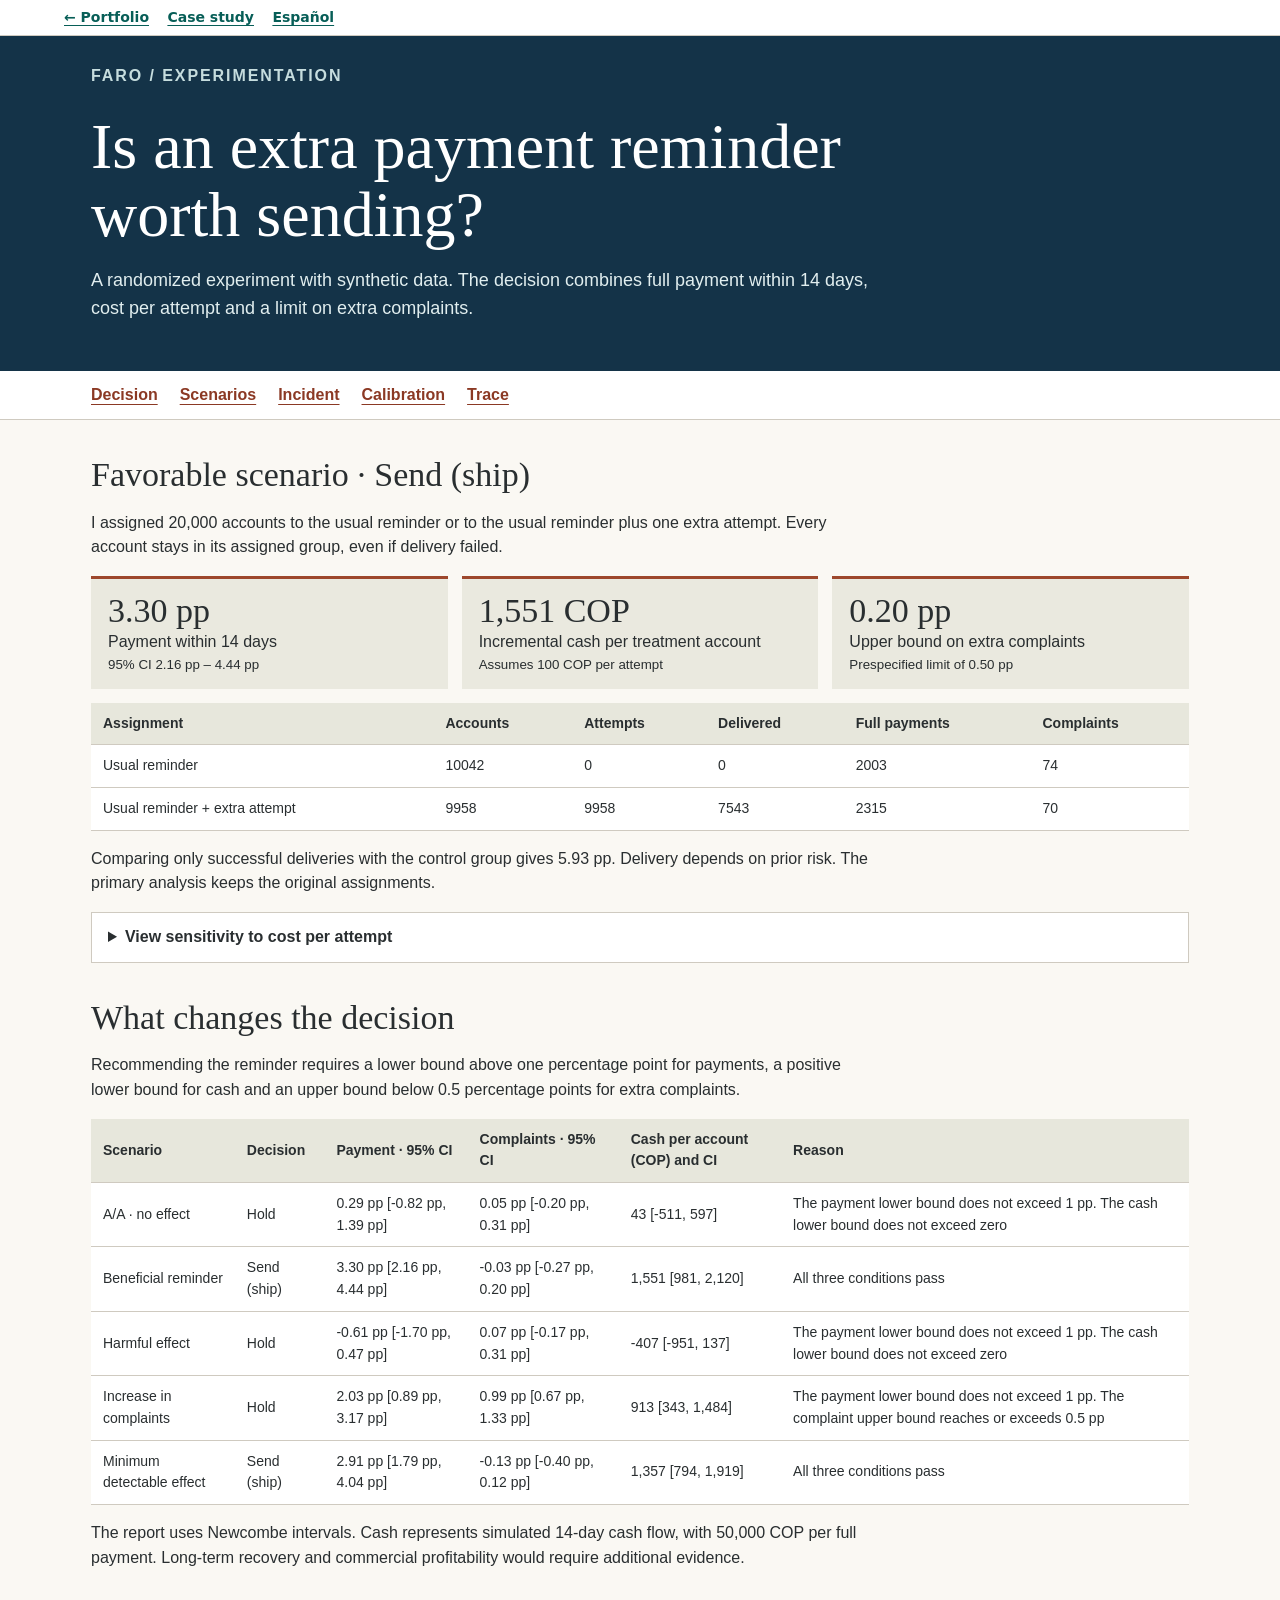
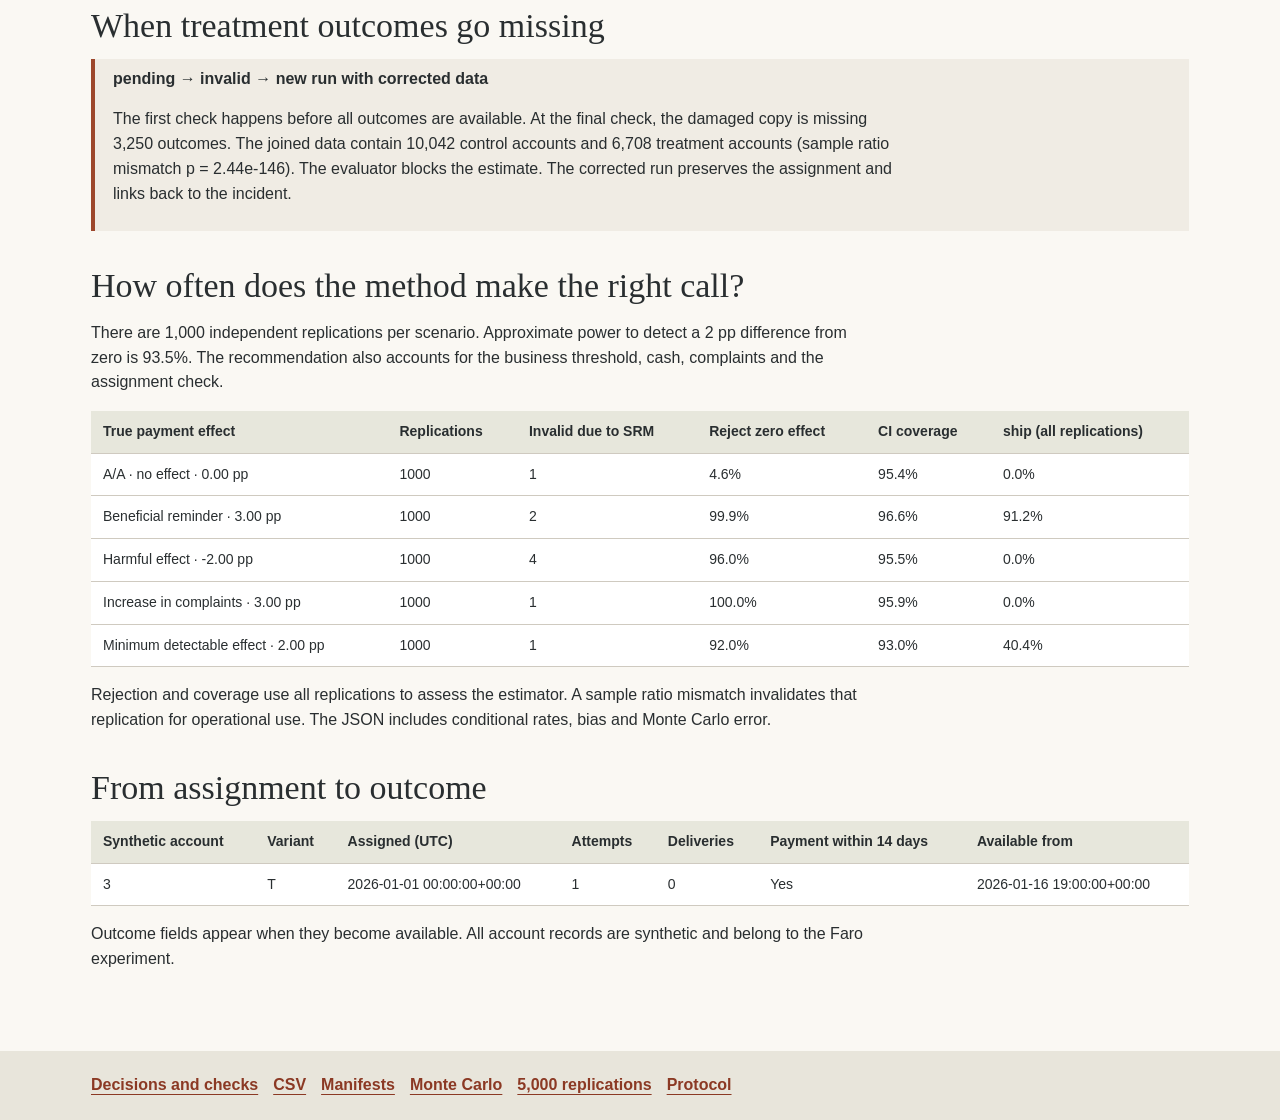
<file: docs/experimento-de-recordatorios/index.en.html>
<!doctype html><html lang="en"><head><meta charset="utf-8"><meta name="viewport" content="width=device-width, initial-scale=1"><title>Faro · Payment reminder experiment</title>
<style>
:root{--ink:#292e30;--paper:#faf8f3;--blue:#143348;--rust:#9d472c;--line:#cfcac0}*{box-sizing:border-box}body{margin:0;background:var(--paper);color:var(--ink);font:16px/1.55 "Segoe UI",Arial,sans-serif}main,header>div,nav>div,footer>div{max-width:1150px;margin:auto;padding:0 26px}header{background:var(--blue);color:white;padding:28px 0 30px}.brand{font-weight:700;letter-spacing:.12em;color:#c6ddde}h1{font:normal clamp(38px,5vw,65px)/1.06 Georgia,serif;margin:24px 0 12px;max-width:900px}header p{color:#e1eeef;font-size:18px;max-width:80ch}nav{background:white;border-bottom:1px solid var(--line)}nav>div{display:flex;overflow:auto;gap:22px}a{color:#8b3924;text-underline-offset:4px;font-weight:600}nav a{white-space:nowrap;padding:12px 0}main{padding-bottom:44px}section{margin:35px 0;scroll-margin:14px}h2{font:normal 34px/1.15 Georgia,serif;margin:0 0 14px}h3{font-size:19px}p{max-width:88ch}.cards{display:grid;grid-template-columns:repeat(3,1fr);gap:14px}.card{padding:13px 17px;background:#eae9df;border-top:3px solid var(--rust)}.card strong{display:block;font:34px Georgia,serif}.card small{display:block}.scroll{overflow:auto;margin:14px 0}table{border-collapse:collapse;width:100%;background:white;font-variant-numeric:tabular-nums;font-size:14px}th,td{text-align:left;padding:10px 12px;border-bottom:1px solid var(--line)}th{background:#e7e7dc}details{background:white;border:1px solid var(--line);padding:12px 16px;margin:12px 0}summary{cursor:pointer;font-weight:650}.path{border-left:4px solid var(--rust);padding:8px 18px;background:#f0ece4}footer{background:#e8e5db;padding:22px 0}footer a{margin-right:15px}@media(max-width:700px){.cards{grid-template-columns:1fr}.card strong{font-size:27px}main,header>div,nav>div,footer>div{padding-left:16px;padding-right:16px}}
.language{display:flex;gap:.4rem 1.15rem;flex-wrap:wrap;margin:0;padding:.45rem max(1rem,5vw);background:#fff}.language a{white-space:normal;padding:0;color:#075e57;font:600 14px/1.5 system-ui,sans-serif;text-underline-offset:.18em}
</style></head><body><nav aria-label="Report navigation" class="language"><a href="../en/index.html">← Portfolio</a><a href="https://github.com/jorgealarcon07/faro-experiment-lab/blob/main/CASE_STUDY.md">Case study</a><a href="index.html" hreflang="es" lang="es">Español</a></nav><header><div><div class="brand">FARO / EXPERIMENTATION</div><h1>Is an extra payment reminder worth sending?</h1><p>A randomized experiment with synthetic data. The decision combines full payment within 14 days, cost per attempt and a limit on extra complaints.</p></div></header>
<nav aria-label="Sections"><div><a href="#decision">Decision</a><a href="#escenarios">Scenarios</a><a href="#incidente">Incident</a><a href="#calibracion">Calibration</a><a href="#traza">Trace</a></div></nav>
<main><section id="decision"><h2>Favorable scenario · Send (ship)</h2><p>I assigned 20,000 accounts to the usual reminder or to the usual reminder plus one extra attempt. Every account stays in its assigned group, even if delivery failed.</p>
<div class="cards"><div class="card"><strong>3.30 pp</strong>Payment within 14 days<small>95% CI 2.16 pp – 4.44 pp</small></div><div class="card"><strong>1,551 COP</strong>Incremental cash per treatment account<small>Assumes 100 COP per attempt</small></div><div class="card"><strong>0.20 pp</strong>Upper bound on extra complaints<small>Prespecified limit of 0.50 pp</small></div></div>
<div class="scroll"><table><thead><tr><th scope=col>Assignment</th><th scope=col>Accounts</th><th scope=col>Attempts</th><th scope=col>Delivered</th><th scope=col>Full payments</th><th scope=col>Complaints</th></tr></thead><tbody><tr><td>Usual reminder</td><td>10042</td><td>0</td><td>0</td><td>2003</td><td>74</td></tr><tr><td>Usual reminder + extra attempt</td><td>9958</td><td>9958</td><td>7543</td><td>2315</td><td>70</td></tr></tbody></table></div><p>Comparing only successful deliveries with the control group gives 5.93 pp. Delivery depends on prior risk. The primary analysis keeps the original assignments.</p><details><summary>View sensitivity to cost per attempt</summary><div class="scroll"><table><thead><tr><th scope=col>Cost per attempt</th><th scope=col>Incremental cash per account (COP) and CI</th></tr></thead><tbody><tr><td>0</td><td>1,651 [1,081, 2,220]</td></tr><tr><td>100</td><td>1,551 [981, 2,120]</td></tr><tr><td>250</td><td>1,401 [831, 1,970]</td></tr></tbody></table></div></details></section>
<section id="escenarios"><h2>What changes the decision</h2><p>Recommending the reminder requires a lower bound above one percentage point for payments, a positive lower bound for cash and an upper bound below 0.5 percentage points for extra complaints.</p><div class="scroll"><table><thead><tr><th scope=col>Scenario</th><th scope=col>Decision</th><th scope=col>Payment · 95% CI</th><th scope=col>Complaints · 95% CI</th><th scope=col>Cash per account (COP) and CI</th><th scope=col>Reason</th></tr></thead><tbody><tr><td>A/A · no effect</td><td>Hold</td><td>0.29 pp [-0.82 pp, 1.39 pp]</td><td>0.05 pp [-0.20 pp, 0.31 pp]</td><td>43 [-511, 597]</td><td>The payment lower bound does not exceed 1 pp. The cash lower bound does not exceed zero</td></tr><tr><td>Beneficial reminder</td><td>Send (ship)</td><td>3.30 pp [2.16 pp, 4.44 pp]</td><td>-0.03 pp [-0.27 pp, 0.20 pp]</td><td>1,551 [981, 2,120]</td><td>All three conditions pass</td></tr><tr><td>Harmful effect</td><td>Hold</td><td>-0.61 pp [-1.70 pp, 0.47 pp]</td><td>0.07 pp [-0.17 pp, 0.31 pp]</td><td>-407 [-951, 137]</td><td>The payment lower bound does not exceed 1 pp. The cash lower bound does not exceed zero</td></tr><tr><td>Increase in complaints</td><td>Hold</td><td>2.03 pp [0.89 pp, 3.17 pp]</td><td>0.99 pp [0.67 pp, 1.33 pp]</td><td>913 [343, 1,484]</td><td>The payment lower bound does not exceed 1 pp. The complaint upper bound reaches or exceeds 0.5 pp</td></tr><tr><td>Minimum detectable effect</td><td>Send (ship)</td><td>2.91 pp [1.79 pp, 4.04 pp]</td><td>-0.13 pp [-0.40 pp, 0.12 pp]</td><td>1,357 [794, 1,919]</td><td>All three conditions pass</td></tr></tbody></table></div><p>The report uses Newcombe intervals. Cash represents simulated 14-day cash flow, with 50,000 COP per full payment. Long-term recovery and commercial profitability would require additional evidence.</p></section>
<section id="incidente"><h2>When treatment outcomes go missing</h2><div class="path"><strong>pending → invalid → new run with corrected data</strong><p>The first check happens before all outcomes are available. At the final check, the damaged copy is missing 3,250 outcomes. The joined data contain 10,042 control accounts and 6,708 treatment accounts (sample ratio mismatch p = 2.44e-146). The evaluator blocks the estimate. The corrected run preserves the assignment and links back to the incident.</p></div></section>
<section id="calibracion"><h2>How often does the method make the right call?</h2><p>There are 1,000 independent replications per scenario. Approximate power to detect a 2 pp difference from zero is 93.5%. The recommendation also accounts for the business threshold, cash, complaints and the assignment check.</p><div class="scroll"><table><thead><tr><th scope=col>True payment effect</th><th scope=col>Replications</th><th scope=col>Invalid due to SRM</th><th scope=col>Reject zero effect</th><th scope=col>CI coverage</th><th scope=col>ship (all replications)</th></tr></thead><tbody><tr><td>A/A · no effect · 0.00 pp</td><td>1000</td><td>1</td><td>4.6%</td><td>95.4%</td><td>0.0%</td></tr><tr><td>Beneficial reminder · 3.00 pp</td><td>1000</td><td>2</td><td>99.9%</td><td>96.6%</td><td>91.2%</td></tr><tr><td>Harmful effect · -2.00 pp</td><td>1000</td><td>4</td><td>96.0%</td><td>95.5%</td><td>0.0%</td></tr><tr><td>Increase in complaints · 3.00 pp</td><td>1000</td><td>1</td><td>100.0%</td><td>95.9%</td><td>0.0%</td></tr><tr><td>Minimum detectable effect · 2.00 pp</td><td>1000</td><td>1</td><td>92.0%</td><td>93.0%</td><td>40.4%</td></tr></tbody></table></div><p>Rejection and coverage use all replications to assess the estimator. A sample ratio mismatch invalidates that replication for operational use. The JSON includes conditional rates, bias and Monte Carlo error.</p></section>
<section id="traza"><h2>From assignment to outcome</h2><div class="scroll"><table><thead><tr><th scope=col>Synthetic account</th><th scope=col>Variant</th><th scope=col>Assigned (UTC)</th><th scope=col>Attempts</th><th scope=col>Deliveries</th><th scope=col>Payment within 14 days</th><th scope=col>Available from</th></tr></thead><tbody><tr><td>3</td><td>T</td><td>2026-01-01 00:00:00+00:00</td><td>1</td><td>0</td><td>Yes</td><td>2026-01-16 19:00:00+00:00</td></tr></tbody></table></div><p>Outcome fields appear when they become available. All account records are synthetic and belong to the Faro experiment.</p></section></main>
<footer><div><a href="cases.json">Decisions and checks</a><a href="decisions.csv">CSV</a><a href="manifests.json">Manifests</a><a href="monte_carlo.json">Monte Carlo</a><a href="replicas.csv">5,000 replications</a><a href="protocol.json">Protocol</a></div></footer></body></html>
</file>
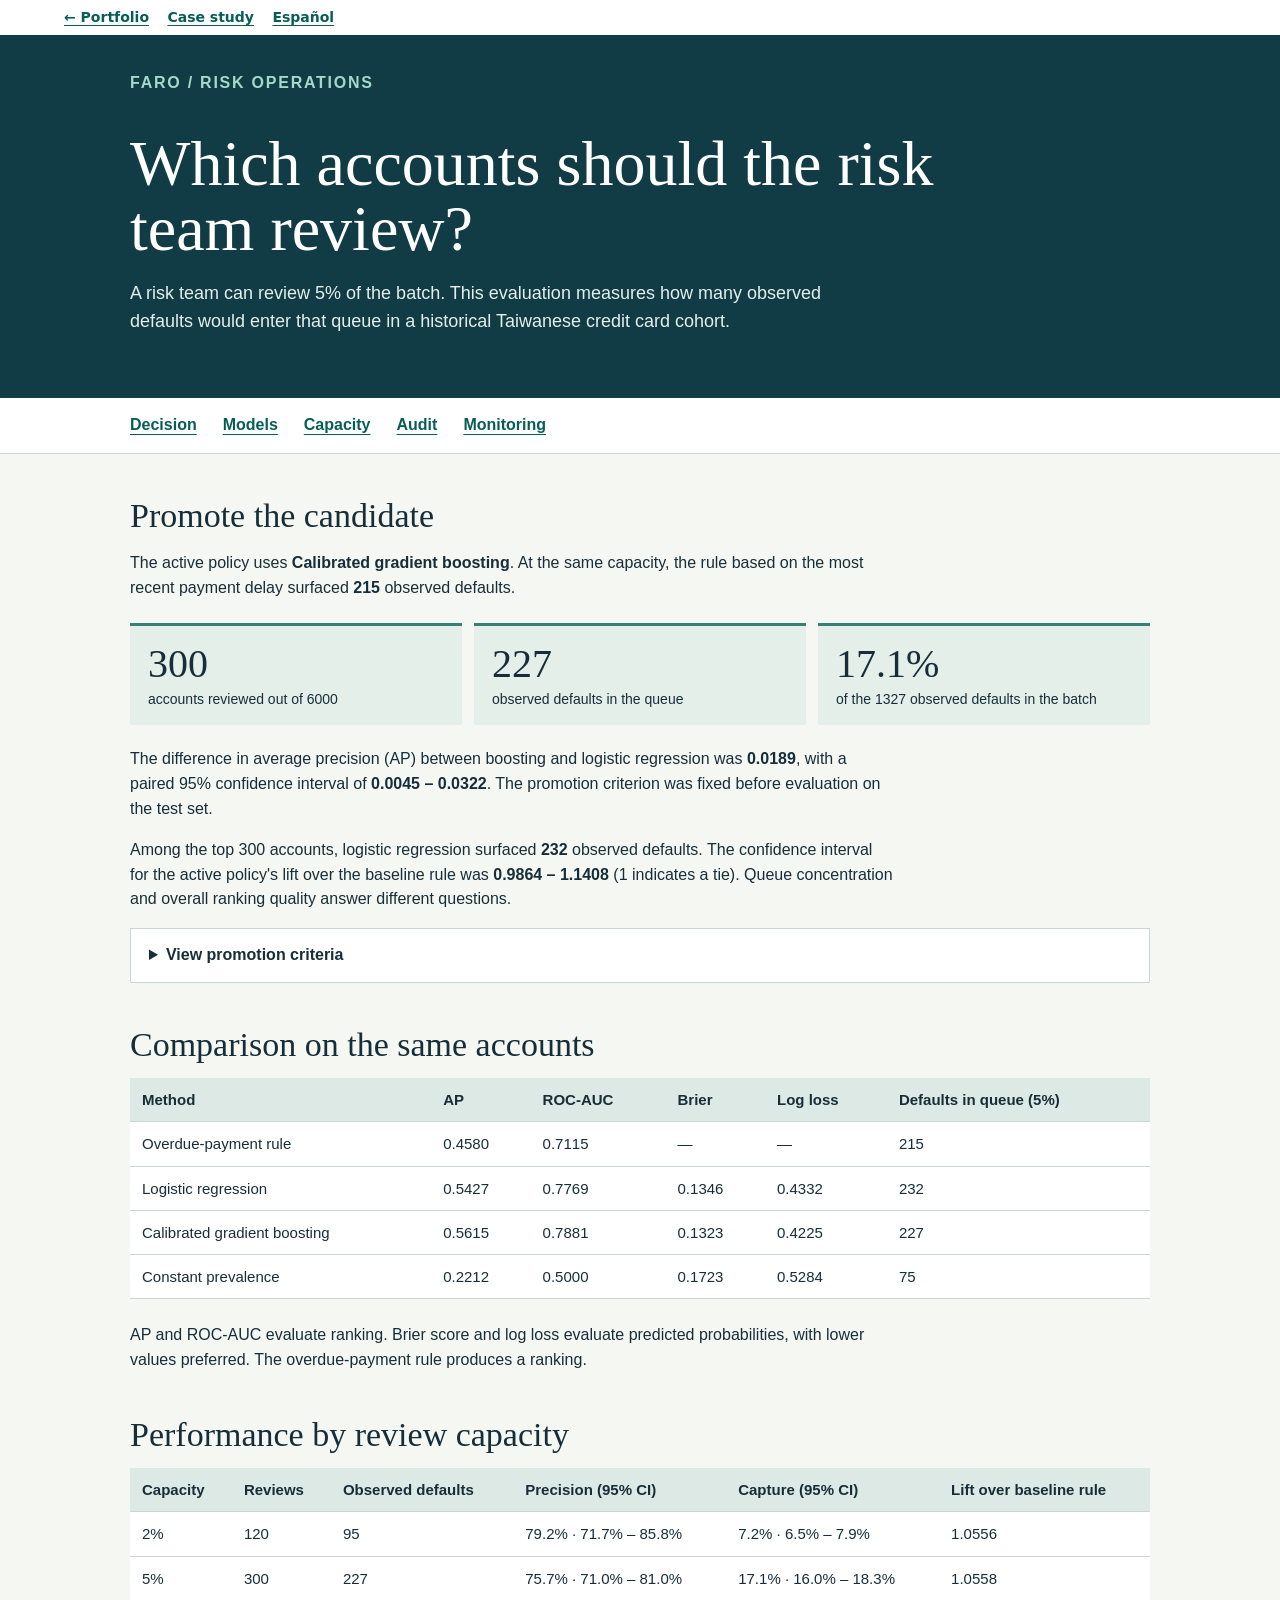
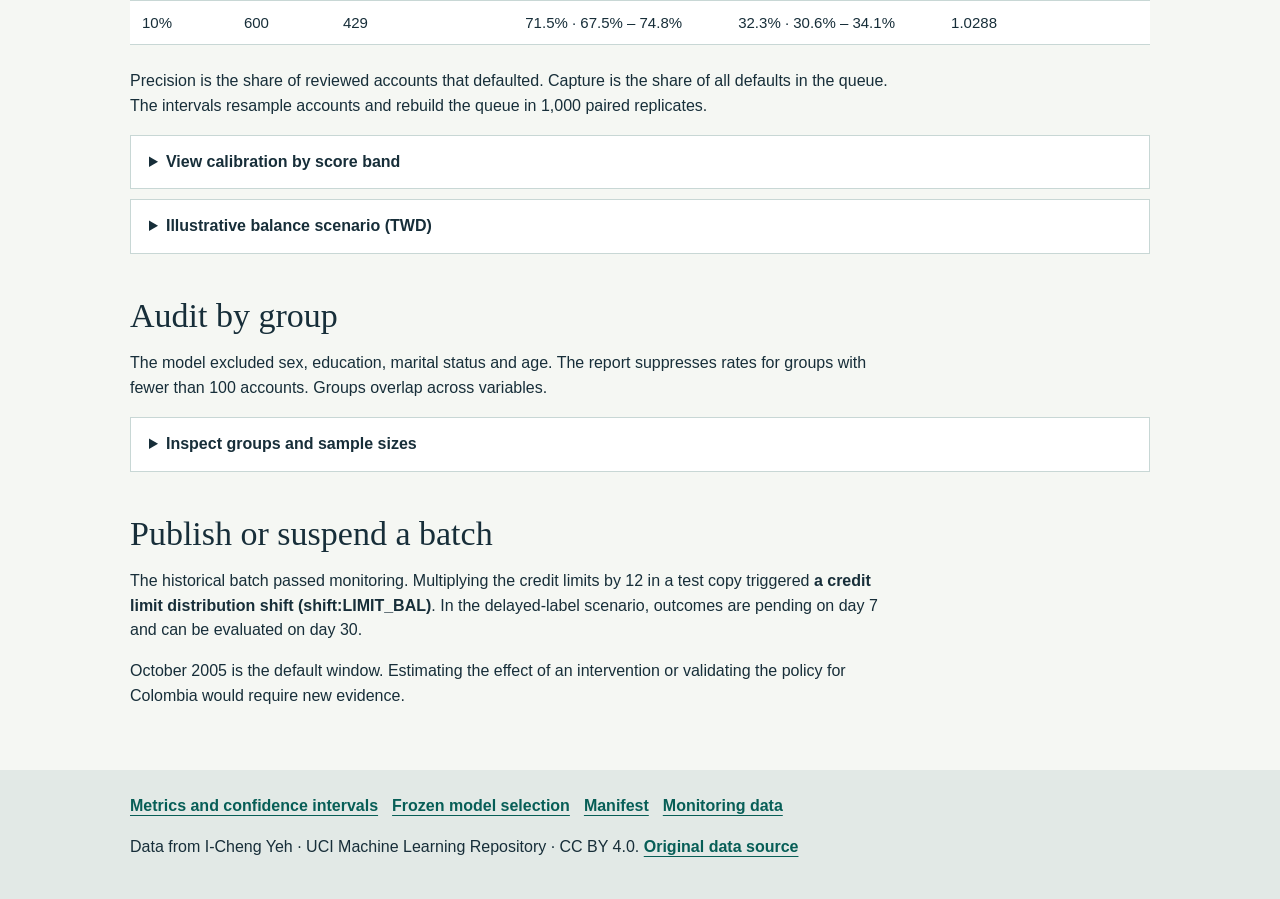
<file: docs/revision-de-riesgo/index.en.html>
<!doctype html>
<html lang="en"><head><meta charset="utf-8"><meta name="viewport" content="width=device-width,initial-scale=1">
<title>Faro · Account review policy</title>
<style>
:root{--ink:#172e39;--navy:#123c45;--accent:#a3daca;--line:#c8d7d5;--paper:#f5f7f3}
*{box-sizing:border-box}body{margin:0;background:var(--paper);color:var(--ink);font:16px/1.55 "Segoe UI",Arial,sans-serif}main,header>div,nav>div,footer>div{max-width:1080px;margin:auto;padding:0 30px}header{background:var(--navy);color:white;padding:36px 0 44px}.brand{font-weight:750;letter-spacing:.11em;color:var(--accent)}h1{font:clamp(36px,5vw,68px)/1.01 Georgia,serif;max-width:840px;margin:36px 0 19px;font-weight:normal}header p{max-width:720px;color:#e2efec;font-size:18px}nav:not(.language){background:#fff;border-bottom:1px solid var(--line)}nav>div{display:flex;gap:26px;overflow:auto}nav a{padding:15px 0;white-space:nowrap}a{color:#075e57;font-weight:600;text-underline-offset:4px}main{padding-bottom:45px}section{margin-top:42px;scroll-margin-top:16px}h2{font:34px/1.15 Georgia,serif;margin:0 0 14px}h3{font-size:19px}p{max-width:86ch}.cards{display:grid;grid-template-columns:repeat(3,1fr);gap:12px;margin:22px 0}.card{background:#e5efea;border-top:3px solid #377f75;padding:14px 18px}.card b{display:block;font:40px Georgia,serif}.card span,small{font-size:14px}.scroll{overflow-x:auto;margin:14px 0 24px}table{border-collapse:collapse;width:100%;background:white;font-variant-numeric:tabular-nums;font-size:15px}td,th{text-align:left;padding:10px 12px;border-bottom:1px solid var(--line)}th{background:#dde9e4}details{padding:14px 18px;background:white;border:1px solid var(--line);margin:10px 0}summary{font-weight:650;cursor:pointer}footer{padding:24px 0;background:#e2e9e6}footer a{margin-right:14px}@media(max-width:650px){.cards{grid-template-columns:1fr}.card b{font-size:30px}main,header>div,nav>div,footer>div{padding-left:17px;padding-right:17px}}
.language{display:flex;gap:.4rem 1.15rem;flex-wrap:wrap;margin:0;padding:.45rem max(1rem,5vw);background:#fff}.language a{white-space:normal;padding:0;color:#075e57;font:600 14px/1.5 system-ui,sans-serif;text-underline-offset:.18em}
</style></head><body><nav aria-label="Report navigation" class="language"><a href="../en/index.html">← Portfolio</a><a href="https://github.com/jorgealarcon07/faro-risk-policy/blob/main/CASE_STUDY.md">Case study</a><a href="index.html" hreflang="es" lang="es">Español</a></nav>
<header><div><div class="brand">FARO / RISK OPERATIONS</div><h1>Which accounts should the risk team review?</h1><p>A risk team can review 5% of the batch. This evaluation measures how many observed defaults would enter that queue in a historical Taiwanese credit card cohort.</p></div></header>
<nav aria-label="Sections"><div><a href="#decision">Decision</a><a href="#comparacion">Models</a><a href="#capacidad">Capacity</a><a href="#auditoria">Audit</a><a href="#seguimiento">Monitoring</a></div></nav>
<main><section id="decision"><h2>Promote the candidate</h2><p>The active policy uses <strong>Calibrated gradient boosting</strong>. At the same capacity, the rule based on the most recent payment delay surfaced <strong>215</strong> observed defaults.</p>
<div class="cards"><div class="card"><b>300</b><span>accounts reviewed out of 6000</span></div><div class="card"><b>227</b><span>observed defaults in the queue</span></div><div class="card"><b>17.1%</b><span>of the 1327 observed defaults in the batch</span></div></div>
<p>The difference in average precision (AP) between boosting and logistic regression was <strong>0.0189</strong>, with a paired 95% confidence interval of <strong>0.0045 – 0.0322</strong>. The promotion criterion was fixed before evaluation on the test set.</p><p>Among the top 300 accounts, logistic regression surfaced <strong>232</strong> observed defaults. The confidence interval for the active policy&#x27;s lift over the baseline rule was <strong>0.9864 – 1.1408</strong> (1 indicates a tie). Queue concentration and overall ranking quality answer different questions.</p><details><summary>View promotion criteria</summary><div class="scroll"><table><thead><tr><th scope="col">Prespecified condition</th><th scope="col">Result</th></tr></thead><tbody><tr><td>Eligible on the validation set</td><td>Pass</td></tr><tr><td>Higher AP than logistic regression</td><td>Pass</td></tr><tr><td>Lower confidence bound for the AP gain above zero</td><td>Pass</td></tr><tr><td>Brier score at most that of logistic regression</td><td>Pass</td></tr></tbody></table></div></details></section>
<section id="comparacion"><h2>Comparison on the same accounts</h2><div class="scroll"><table><thead><tr><th scope="col">Method</th><th scope="col">AP</th><th scope="col">ROC-AUC</th><th scope="col">Brier</th><th scope="col">Log loss</th><th scope="col">Defaults in queue (5%)</th></tr></thead><tbody><tr><td>Overdue-payment rule</td><td>0.4580</td><td>0.7115</td><td>—</td><td>—</td><td>215</td></tr><tr><td>Logistic regression</td><td>0.5427</td><td>0.7769</td><td>0.1346</td><td>0.4332</td><td>232</td></tr><tr><td>Calibrated gradient boosting</td><td>0.5615</td><td>0.7881</td><td>0.1323</td><td>0.4225</td><td>227</td></tr><tr><td>Constant prevalence</td><td>0.2212</td><td>0.5000</td><td>0.1723</td><td>0.5284</td><td>75</td></tr></tbody></table></div><p>AP and ROC-AUC evaluate ranking. Brier score and log loss evaluate predicted probabilities, with lower values preferred. The overdue-payment rule produces a ranking.</p></section>
<section id="capacidad"><h2>Performance by review capacity</h2><div class="scroll"><table><thead><tr><th scope="col">Capacity</th><th scope="col">Reviews</th><th scope="col">Observed defaults</th><th scope="col">Precision (95% CI)</th><th scope="col">Capture (95% CI)</th><th scope="col">Lift over baseline rule</th></tr></thead><tbody><tr><td>2%</td><td>120</td><td>95</td><td>79.2% · 71.7% – 85.8%</td><td>7.2% · 6.5% – 7.9%</td><td>1.0556</td></tr><tr><td>5%</td><td>300</td><td>227</td><td>75.7% · 71.0% – 81.0%</td><td>17.1% · 16.0% – 18.3%</td><td>1.0558</td></tr><tr><td>10%</td><td>600</td><td>429</td><td>71.5% · 67.5% – 74.8%</td><td>32.3% · 30.6% – 34.1%</td><td>1.0288</td></tr></tbody></table></div><p>Precision is the share of reviewed accounts that defaulted. Capture is the share of all defaults in the queue. The intervals resample accounts and rebuild the queue in 1,000 paired replicates.</p>
<details><summary>View calibration by score band</summary><img style="max-width:100%;height:auto" alt="Calibration of logistic regression and boosting, with counts per score band. The table shows values for the active model." src="[data-uri]"><div class="scroll"><table><thead><tr><th scope="col">Score band</th><th scope="col">Accounts</th><th scope="col">Mean prediction</th><th scope="col">Observed default rate</th></tr></thead><tbody><tr><td>0.0 – 0.1</td><td>1658</td><td>6.7%</td><td>5.5%</td></tr><tr><td>0.1 – 0.2</td><td>2139</td><td>14.4%</td><td>15.2%</td></tr><tr><td>0.2 – 0.3</td><td>787</td><td>24.2%</td><td>19.8%</td></tr><tr><td>0.3 – 0.4</td><td>460</td><td>34.6%</td><td>32.2%</td></tr><tr><td>0.4 – 0.5</td><td>210</td><td>44.3%</td><td>46.7%</td></tr><tr><td>0.5 – 0.6</td><td>160</td><td>55.6%</td><td>56.2%</td></tr><tr><td>0.6 – 0.7</td><td>270</td><td>65.6%</td><td>65.9%</td></tr><tr><td>0.7 – 0.8</td><td>291</td><td>74.4%</td><td>75.9%</td></tr><tr><td>0.8 – 0.9</td><td>25</td><td>83.4%</td><td>76.0%</td></tr><tr><td>0.9 – 1.0</td><td>0</td><td>—</td><td>—</td></tr></tbody></table></div></details>
<details><summary>Illustrative balance scenario (TWD)</summary><p>Adding the nonnegative September balances for reviewed accounts that defaulted and applying an assumed 50% loss given default yields 7,128,184.5 TWD. The source lacks exposure at default, actual costs and the effect of review. This is a retrospective scenario.</p></details></section>
<section id="auditoria"><h2>Audit by group</h2><p>The model excluded sex, education, marital status and age. The report suppresses rates for groups with fewer than 100 accounts. Groups overlap across variables.</p><details><summary>Inspect groups and sample sizes</summary><div class="scroll"><table><thead><tr><th scope="col">Variable</th><th scope="col">Group</th><th scope="col">Accounts</th><th scope="col">Selection</th><th scope="col">Capture</th><th scope="col">Mean gap¹ (95% CI)</th></tr></thead><tbody><tr><td>Sex (SEX)</td><td>1</td><td>2384</td><td>5.4%</td><td>16.3%</td><td>0.2% · -1.3% – 1.7%</td></tr><tr><td>Sex (SEX)</td><td>2</td><td>3616</td><td>4.8%</td><td>17.7%</td><td>0.9% · -0.2% – 2.1%</td></tr><tr><td>Education (EDUCATION)</td><td>0</td><td>2</td><td>—</td><td>—</td><td>Suppressed</td></tr><tr><td>Education (EDUCATION)</td><td>1</td><td>2038</td><td>3.1%</td><td>14.5%</td><td>0.8% · -0.7% – 2.3%</td></tr><tr><td>Education (EDUCATION)</td><td>2</td><td>2888</td><td>6.1%</td><td>19.0%</td><td>-0.5% · -1.8% – 0.9%</td></tr><tr><td>Education (EDUCATION)</td><td>3</td><td>976</td><td>6.0%</td><td>15.9%</td><td>2.4% · -0.0% – 4.8%</td></tr><tr><td>Education (EDUCATION)</td><td>4</td><td>28</td><td>—</td><td>—</td><td>Suppressed</td></tr><tr><td>Education (EDUCATION)</td><td>5</td><td>58</td><td>—</td><td>—</td><td>Suppressed</td></tr><tr><td>Education (EDUCATION)</td><td>6</td><td>10</td><td>—</td><td>—</td><td>Suppressed</td></tr><tr><td>Marital status (MARRIAGE)</td><td>0</td><td>11</td><td>—</td><td>—</td><td>Suppressed</td></tr><tr><td>Marital status (MARRIAGE)</td><td>1</td><td>2721</td><td>5.5%</td><td>17.7%</td><td>-0.9% · -2.3% – 0.5%</td></tr><tr><td>Marital status (MARRIAGE)</td><td>2</td><td>3203</td><td>4.7%</td><td>16.8%</td><td>1.9% · 0.7% – 3.2%</td></tr><tr><td>Marital status (MARRIAGE)</td><td>3</td><td>65</td><td>—</td><td>—</td><td>Suppressed</td></tr><tr><td>Age (AGE)</td><td>30–39</td><td>2265</td><td>4.0%</td><td>15.5%</td><td>1.2% · -0.2% – 2.7%</td></tr><tr><td>Age (AGE)</td><td>40–49</td><td>1270</td><td>6.5%</td><td>21.0%</td><td>-0.4% · -2.4% – 1.6%</td></tr><tr><td>Age (AGE)</td><td>50–59</td><td>479</td><td>5.0%</td><td>14.5%</td><td>-1.7% · -5.3% – 2.0%</td></tr><tr><td>Age (AGE)</td><td>60+</td><td>52</td><td>—</td><td>—</td><td>Suppressed</td></tr><tr><td>Age (AGE)</td><td>≤29</td><td>1934</td><td>5.1%</td><td>17.1%</td><td>1.3% · -0.3% – 3.0%</td></tr></tbody></table></div><p>¹ Mean prediction minus observed default rate, with a normal interval for the mean residual. The JSON includes Wilson intervals for selection and capture.</p></details></section>
<section id="seguimiento"><h2>Publish or suspend a batch</h2><p>The historical batch passed monitoring. Multiplying the credit limits by 12 in a test copy triggered <strong>a credit limit distribution shift (shift:LIMIT_BAL)</strong>. In the delayed-label scenario, outcomes are pending on day 7 and can be evaluated on day 30.</p><p>October 2005 is the default window. Estimating the effect of an intervention or validating the policy for Colombia would require new evidence.</p></section></main>
<footer><div><a href="policy_report.json">Metrics and confidence intervals</a><a href="selection_frozen.json">Frozen model selection</a><a href="manifest.json">Manifest</a><a href="monitor.json">Monitoring data</a><p>Data from I-Cheng Yeh · UCI Machine Learning Repository · CC BY 4.0. <a href="https://doi.org/10.24432/C55S3H">Original data source</a></p></div></footer></body></html>
</file>
<file: docs/assets/portfolio.css>
:root{color-scheme:light;--ink:#172c2b;--forest:#133f38;--line:#cfd8d0;--paper:#f3f5ef;--muted:#405956}
*{box-sizing:border-box}
body{margin:0;color:var(--ink);background:var(--paper);font:1rem/1.58 "Segoe UI",Arial,sans-serif}
a{color:#0d5b4f;text-decoration-thickness:.08em;text-underline-offset:.2em}
a:hover{text-decoration-thickness:.15em}
a:focus-visible{outline:3px solid #d18321;outline-offset:4px}
.wrap{width:min(73rem,calc(100% - 3rem));margin-inline:auto}
header,.intro{background:var(--forest);color:#f2f7ec}
.mast,nav,.actions,footer .wrap{display:flex;align-items:center;gap:1.4rem;flex-wrap:wrap}
.mast{justify-content:space-between;padding-block:1rem;border-bottom:1px solid #54746a}
.mast strong{letter-spacing:.02em}
header a{color:#e1efda}
.intro{padding:clamp(2.25rem,5vw,4.25rem) 0 2.75rem}
.eyebrow,.meta,.core strong{font-weight:650}
.eyebrow{margin:0;color:#c7e6b6}
h1,h2{line-height:1.1;text-wrap:balance}
h1{max-width:19ch;font:500 clamp(2.5rem,5.8vw,4.9rem)/1.03 Georgia,"Times New Roman",serif;letter-spacing:-.045em;margin:.6rem 0 1.1rem}
.lead{font-size:clamp(1rem,1.7vw,1.2rem);max-width:68ch;color:#e1eee3}
.core{margin:1.5rem 0 0;color:#e8f0dd}
.core strong{margin-right:.65rem}
.grid{display:grid;grid-template-columns:repeat(2,minmax(0,1fr));gap:1.6rem;padding-block:2.25rem 3rem}
article{border:1px solid var(--line);background:#fff;border-radius:.55rem;overflow:hidden;display:flex;flex-direction:column}
.shot{display:block;background:#e3eae4;border-bottom:1px solid var(--line)}
.shot img{width:100%;height:auto;aspect-ratio:2.65;object-fit:cover;object-position:50% 0;display:block}
.copy{padding:clamp(1.05rem,2.3vw,1.65rem);display:flex;flex-direction:column;flex:1}
.meta{font-size:.82rem;color:var(--muted);margin:0 0 .55rem}.meta span{padding-inline:.15em}
h2{margin:0;font:600 clamp(1.4rem,2.5vw,1.85rem)/1.19 Georgia,serif}
.chips{display:flex;flex-wrap:wrap;gap:.35rem}
.chips img{display:block}
.result{border-left:3px solid #9ab777;padding-left:.85rem}
.actions{margin-top:auto;gap:1.05rem;font-weight:600}
footer{border-top:1px solid var(--line);padding-block:1rem}
footer span{margin-right:auto;font-weight:650}
.skip{position:absolute;left:10px;top:-120px;background:white;padding:.6rem;z-index:2}
.skip:focus{top:8px}
.sources{max-width:52rem;padding-block:3rem}.sources li{margin-block:1.3rem}
@media(max-width:49rem){.grid{grid-template-columns:1fr}.wrap{width:min(42rem,calc(100% - 2rem))}.core strong{display:block}.intro{padding-bottom:2rem}.grid{padding-block:1.2rem 2rem}}
</file>
